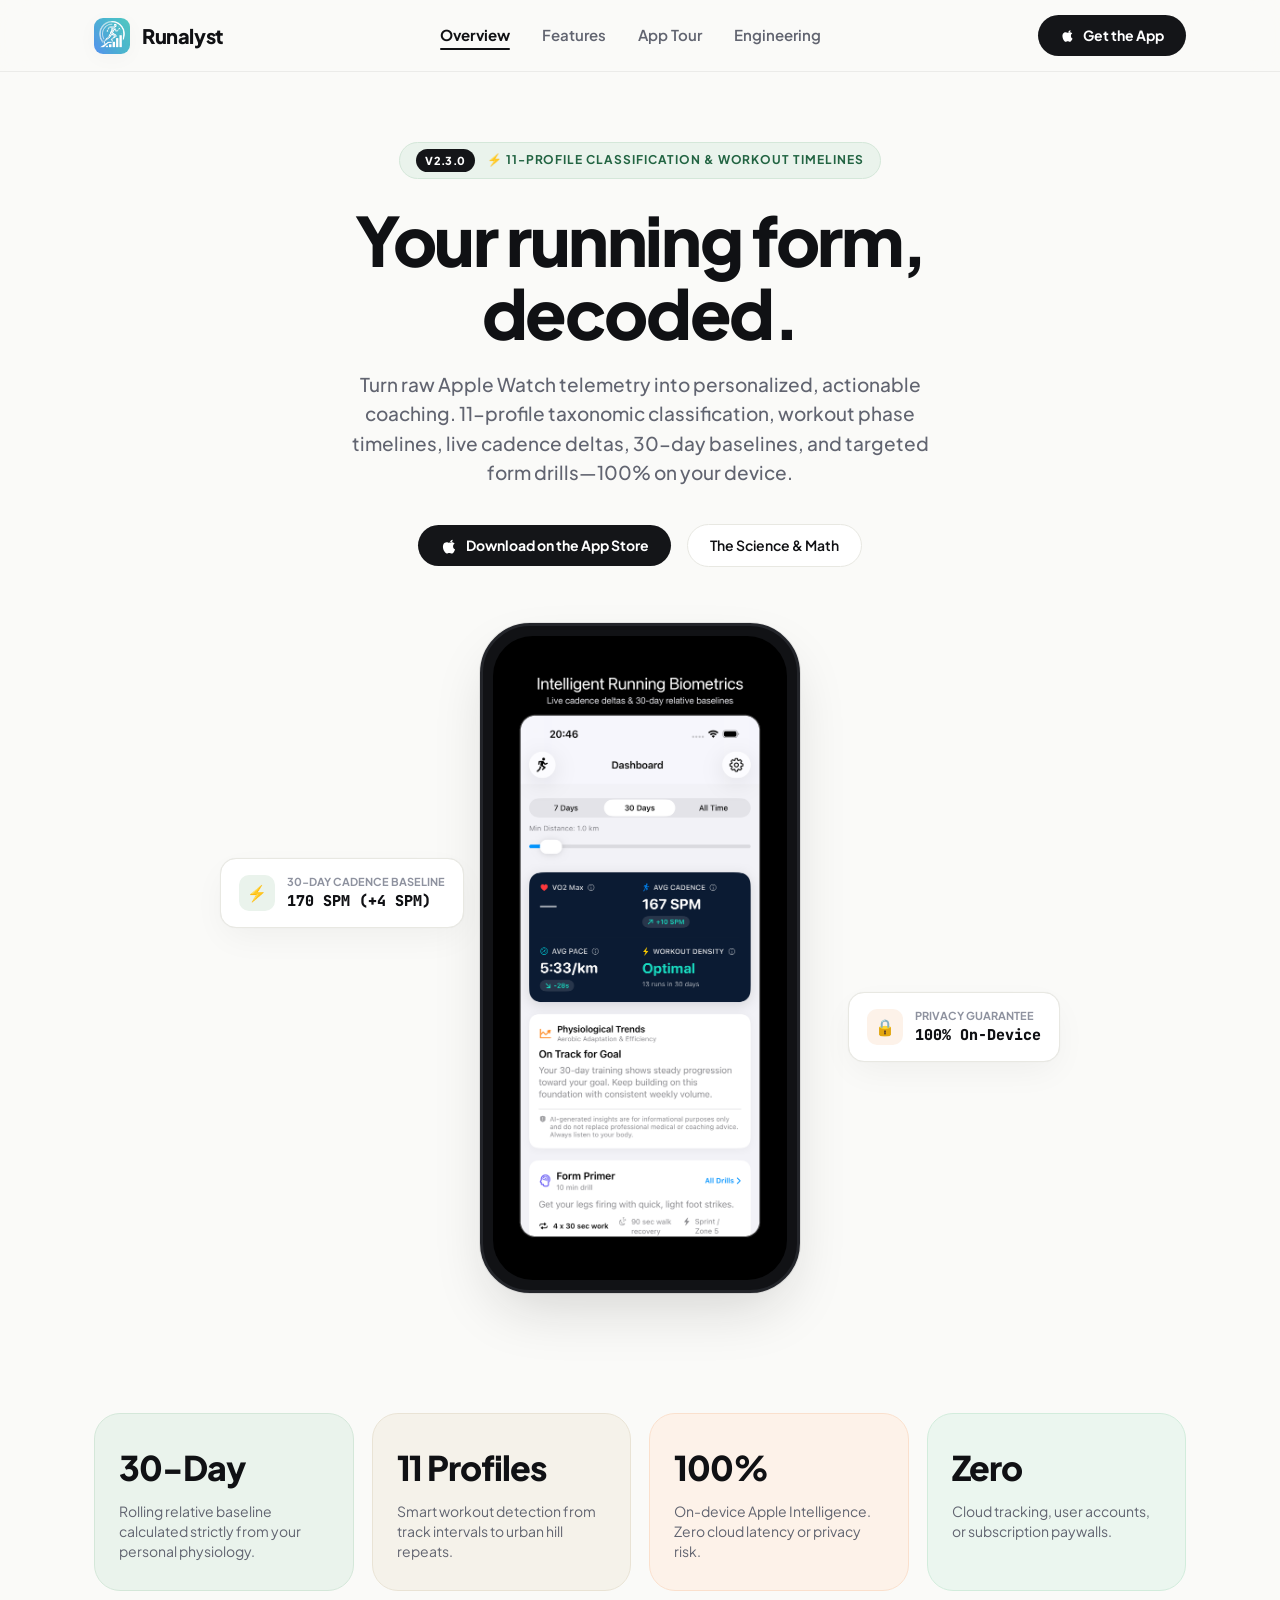
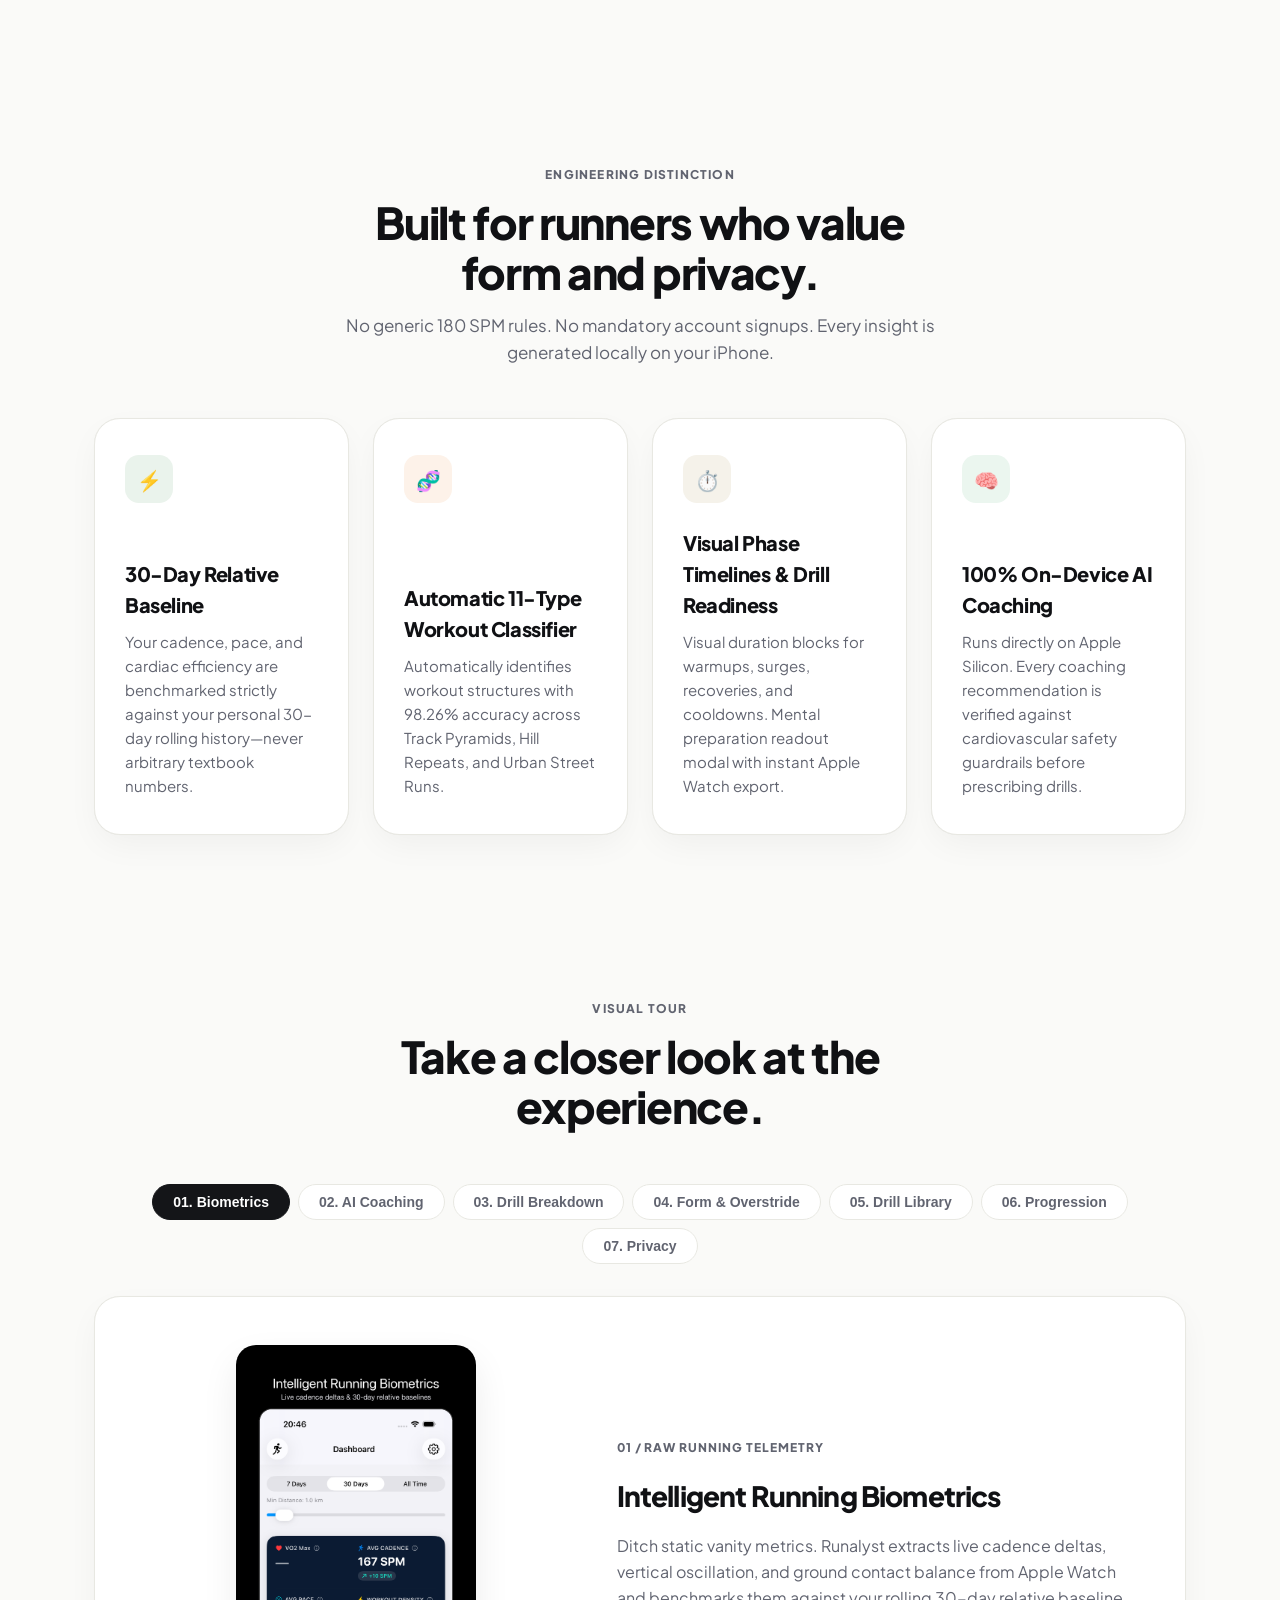
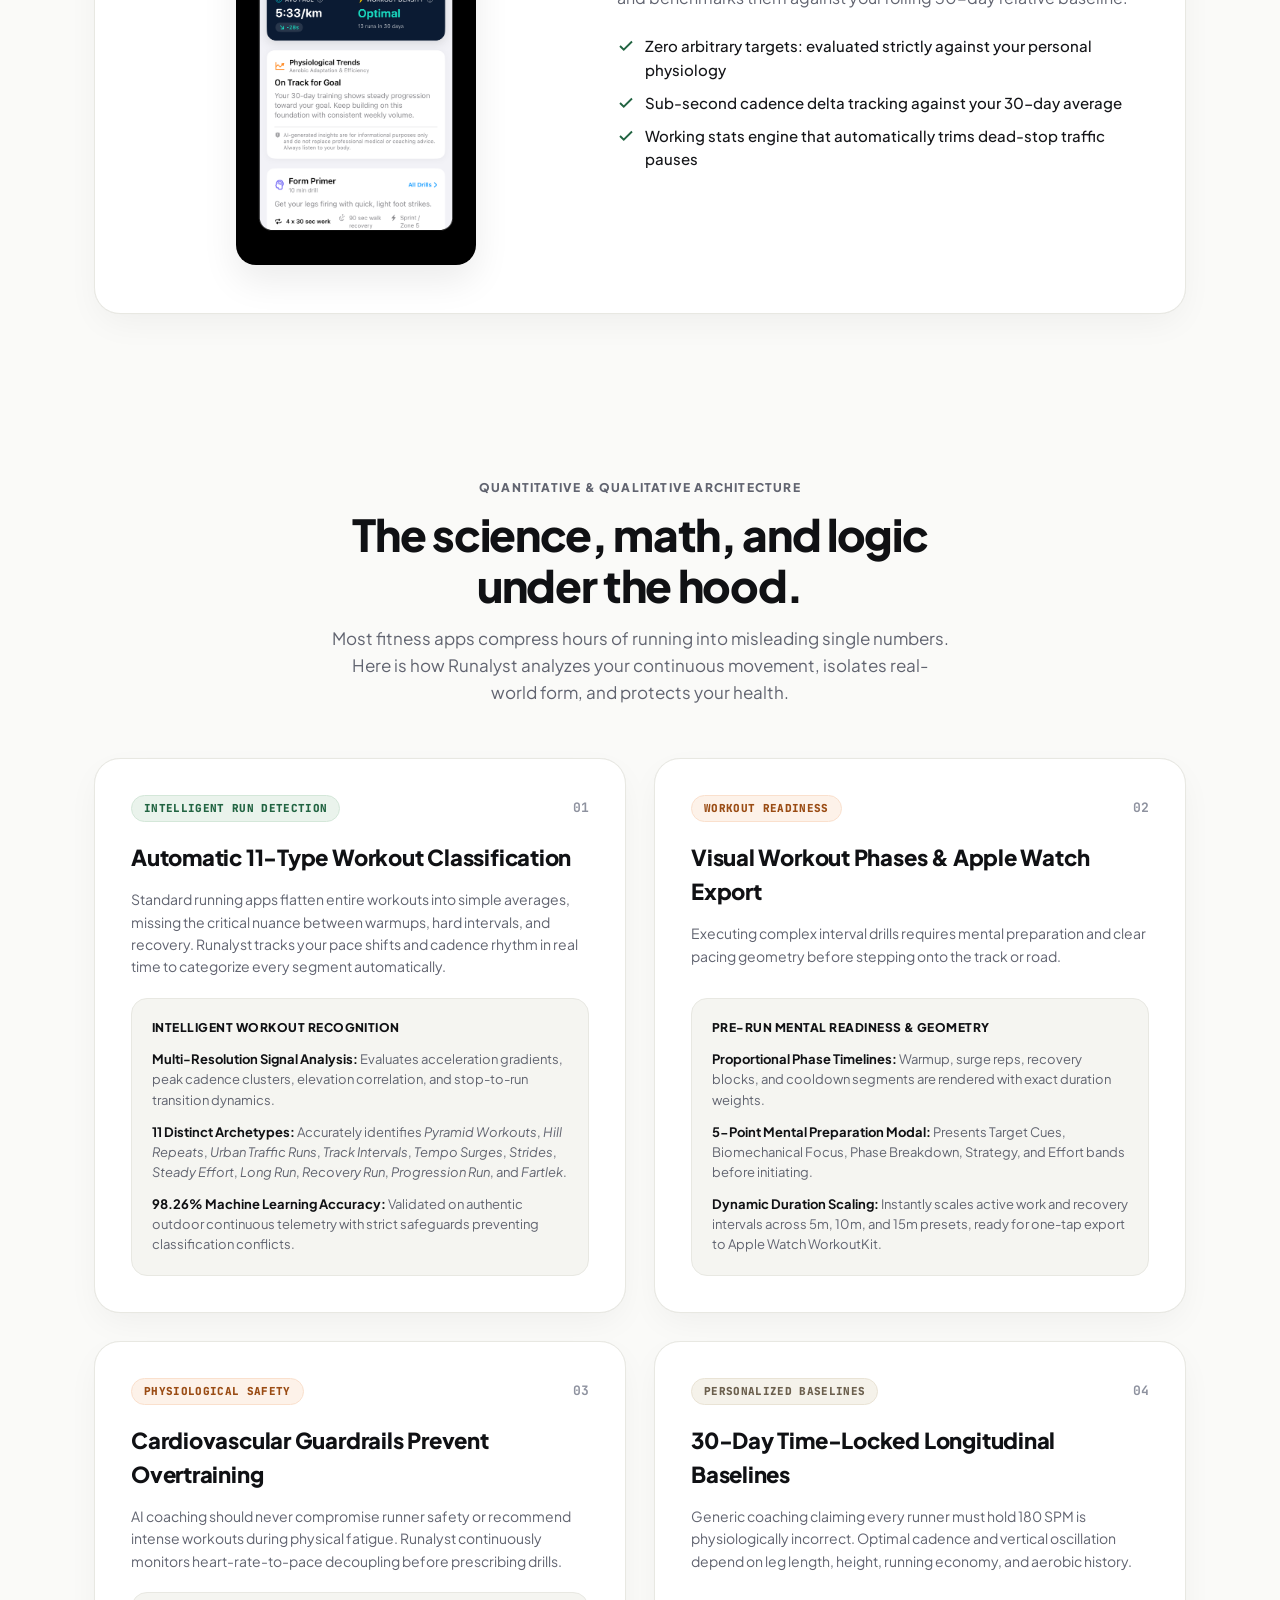
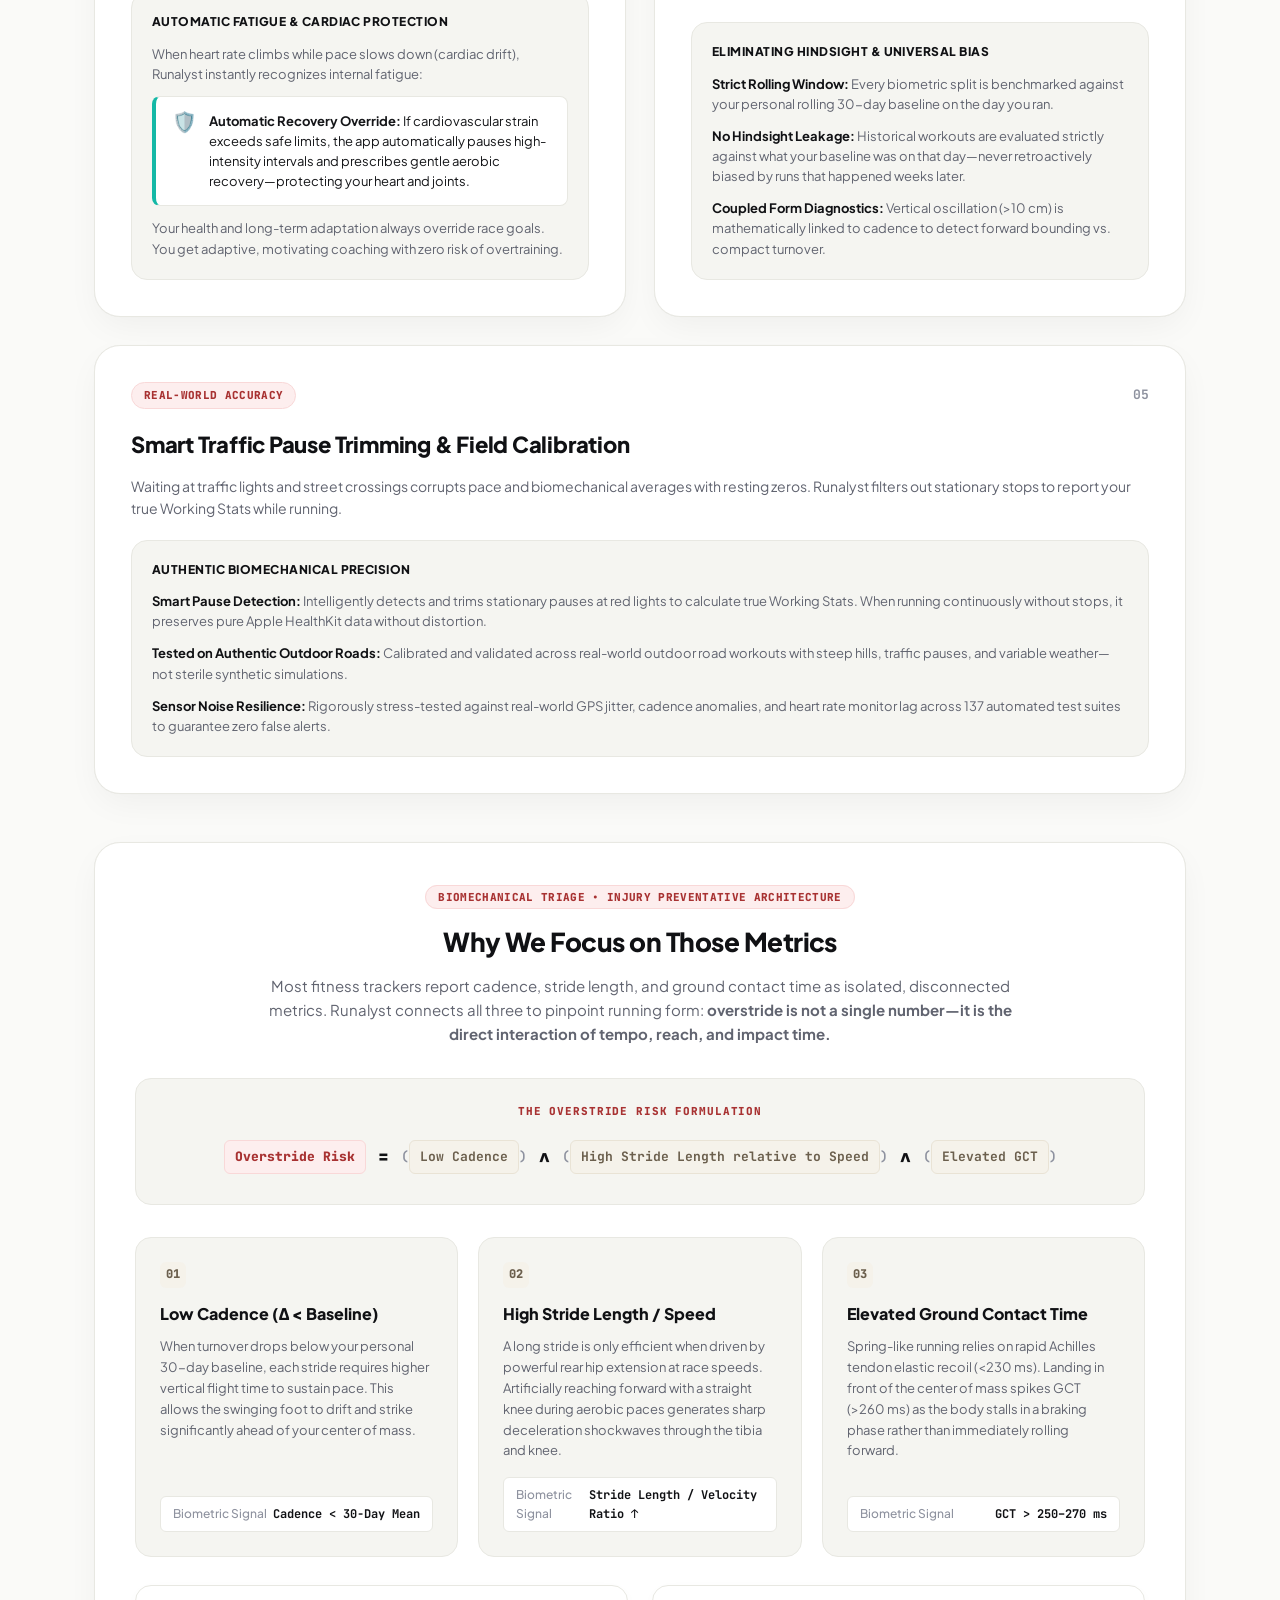
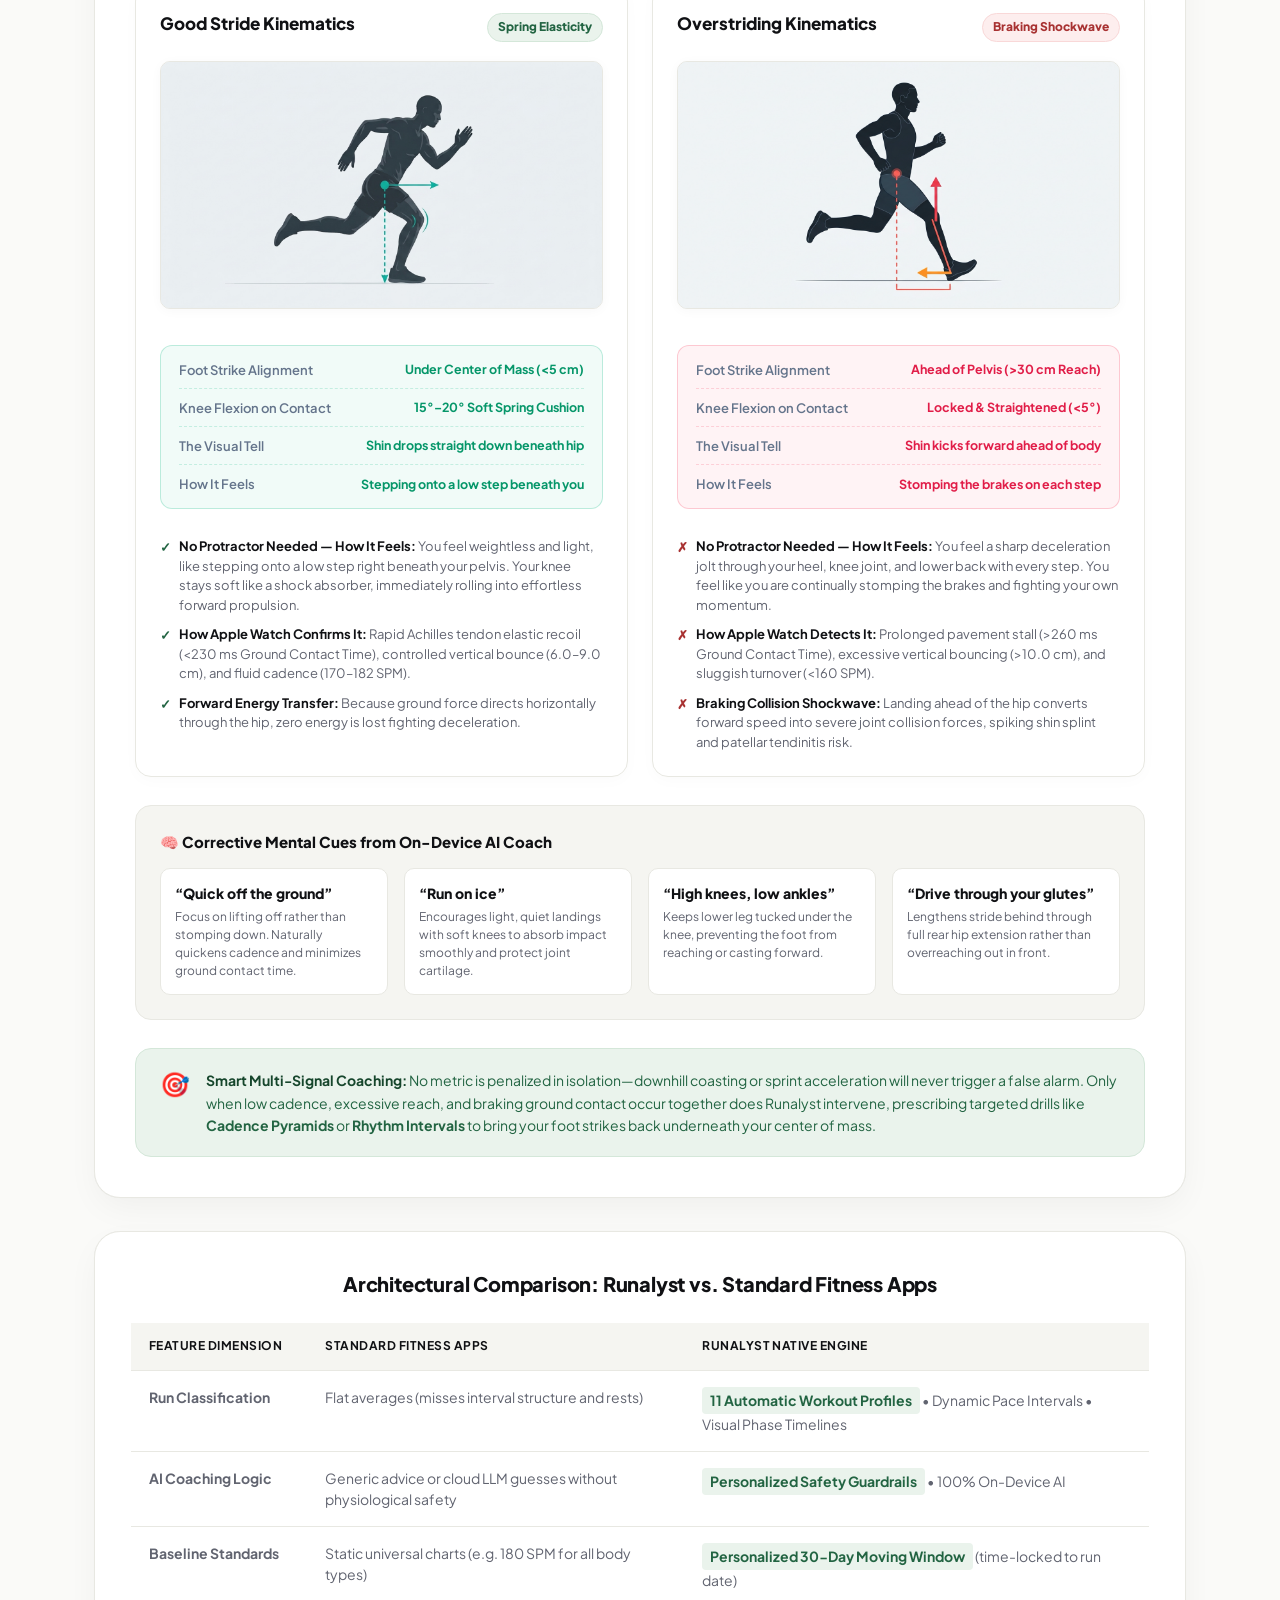
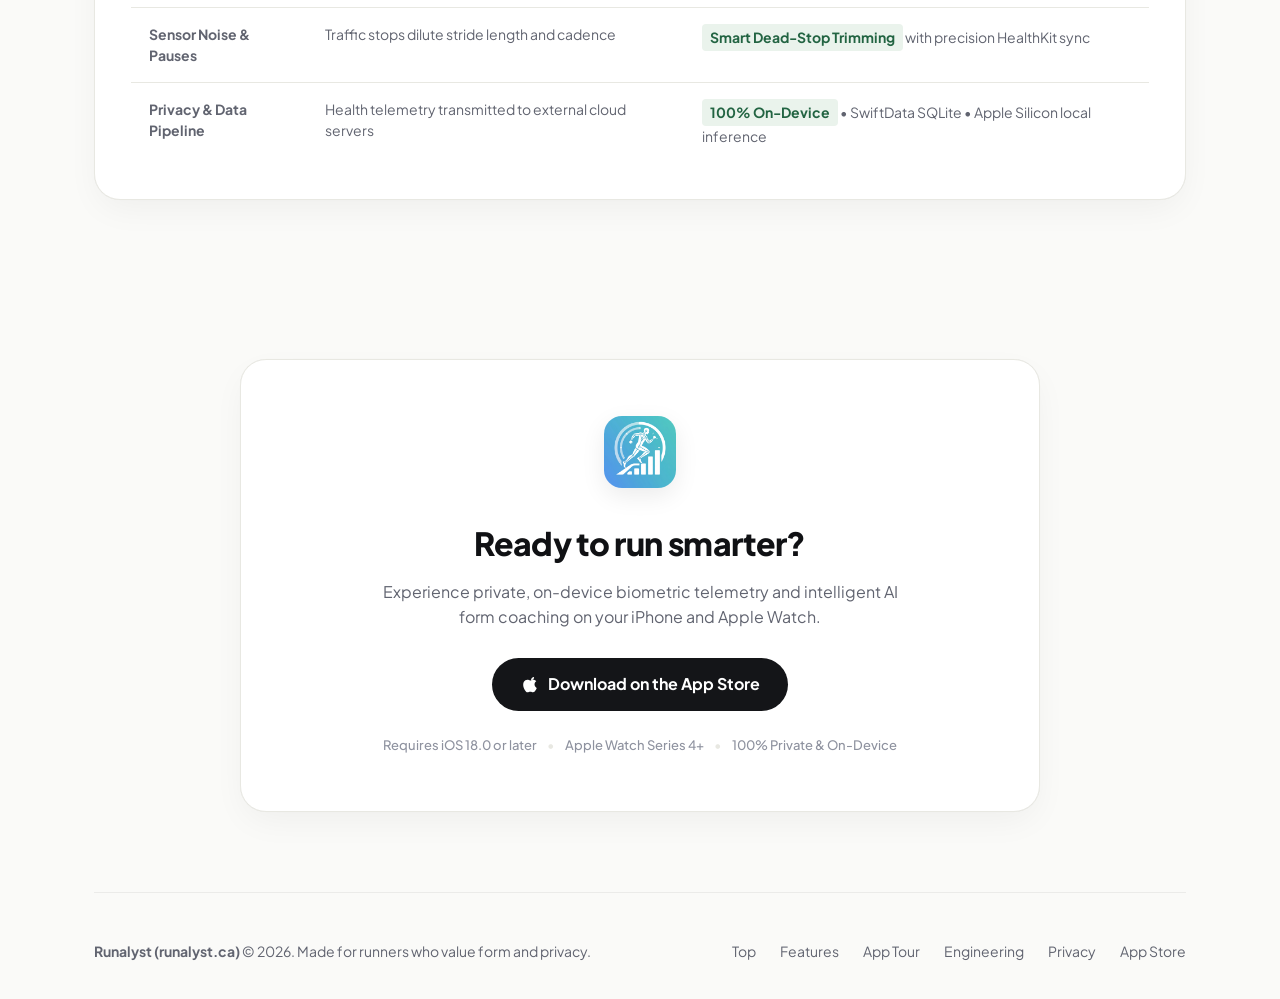
<file: website/index.html>
<!DOCTYPE html>
<html lang="en">
<head>
  <meta charset="UTF-8">
  <meta name="viewport" content="width=device-width, initial-scale=1.0">
  <title>Runalyst — Your running form, decoded.</title>
  <meta name="description" content="Turn raw Apple Watch running telemetry into personalized coaching. 11-profile taxonomic classification, workout phase timelines, live cadence deltas, 30-day baselines, and targeted form drills on iPhone.">
  <meta name="keywords" content="running coach, Apple Watch running app, running biometrics, cadence, vertical oscillation, ground contact time, SwiftData, on-device AI, runalyst.ca">
  
  <!-- SEO & Canonical -->
  <link rel="canonical" href="https://runalyst.ca/">
  <meta name="robots" content="index, follow">
  <meta name="author" content="Runalyst">
  
  <!-- Open Graph / Social Meta -->
  <meta property="og:type" content="website">
  <meta property="og:url" content="https://runalyst.ca/">
  <meta property="og:title" content="Runalyst — Your running form, decoded.">
  <meta property="og:description" content="Turn raw Apple Watch running telemetry into personalized coaching. 100% on device, zero cloud tracking.">
  <meta property="og:image" content="https://runalyst.ca/assets/images/og_preview.png">
  <meta property="og:image:width" content="1200">
  <meta property="og:image:height" content="630">

  <!-- Twitter Card -->
  <meta name="twitter:card" content="summary_large_image">
  <meta name="twitter:title" content="Runalyst — Your running form, decoded.">
  <meta name="twitter:description" content="Turn raw Apple Watch running telemetry into personalized coaching. 100% on device, zero cloud tracking.">
  <meta name="twitter:image" content="https://runalyst.ca/assets/images/og_preview.png">
  
  <!-- Favicon -->
  <meta name="theme-color" content="#fafaf8">
  <link rel="icon" type="image/png" href="favicon.png">
  <link rel="apple-touch-icon" href="assets/images/app_icon.png">
  <link rel="stylesheet" href="styles.css?v=2.3.1">
</head>
<body>

  <!-- ====================================================================
       SITE HEADER
       ==================================================================== -->
  <header class="site-header">
    <div class="container header-inner">
      <a href="#" class="brand-wrap">
        <img src="assets/images/app_icon.png" alt="Runalyst Icon" class="brand-icon">
        <span class="brand-name">Runalyst</span>
      </a>

      <nav aria-label="Main Navigation">
        <ul class="nav-links">
          <li><a href="#hero" class="nav-link">Overview</a></li>
          <li><a href="#features" class="nav-link">Features</a></li>
          <li><a href="#showcase" class="nav-link">App Tour</a></li>
          <li><a href="#engineering" class="nav-link">Engineering</a></li>
        </ul>
      </nav>

      <div class="header-action-group">
        <a href="https://apps.apple.com/ca/app/runalyst/id6801875079" target="_blank" rel="noopener noreferrer" class="btn-dark-pill">
          <svg width="15" height="15" viewBox="0 0 24 24" fill="currentColor">
            <path d="M18.71 19.5c-.83 1.24-1.71 2.45-3.05 2.47-1.34.03-1.77-.79-3.29-.79-1.53 0-2 .77-3.27.82-1.31.05-2.3-1.32-3.14-2.53C4.25 17 2.94 12.45 4.7 9.39c.87-1.52 2.43-2.48 4.12-2.51 1.28-.02 2.5.87 3.29.87.78 0 2.26-1.07 3.81-.91.65.03 2.47.26 3.64 1.98-.09.06-2.17 1.28-2.15 3.81.03 3.02 2.65 4.03 2.68 4.04-.03.07-.42 1.44-1.38 2.83M15.97 6.37c.62-.75 1.04-1.8 0.93-2.85-.9.04-2 0.6-2.65 1.35-.58.66-1.09 1.73-.95 2.76 1.01.08 2.05-.51 2.67-1.26z"/>
          </svg>
          Get the App
        </a>
        <button class="mobile-menu-toggle" id="mobile-toggle" aria-label="Toggle navigation menu" aria-expanded="false">
          <span class="hamburger-bar"></span>
          <span class="hamburger-bar"></span>
          <span class="hamburger-bar"></span>
        </button>
      </div>
    </div>
  </header>

  <!-- Mobile Nav Drawer -->
  <div class="mobile-nav-drawer" id="mobile-drawer" aria-hidden="true">
    <div class="mobile-drawer-content">
      <ul class="mobile-nav-links">
        <li><a href="#hero" class="mobile-nav-link">Overview</a></li>
        <li><a href="#features" class="mobile-nav-link">Features</a></li>
        <li><a href="#showcase" class="mobile-nav-link">App Tour</a></li>
        <li><a href="#engineering" class="mobile-nav-link">Engineering</a></li>
        <li><a href="privacy.html" class="mobile-nav-link">Privacy Policy</a></li>
        <li class="mobile-drawer-cta">
          <a href="https://apps.apple.com/ca/app/runalyst/id6801875079" target="_blank" rel="noopener noreferrer" class="btn-dark-pill" style="width: 100%; justify-content: center;">
            Get the App
          </a>
        </li>
      </ul>
    </div>
  </div>

  <main class="container">
    <!-- ====================================================================
         HERO SECTION (App is the Central Focus)
         ==================================================================== -->
    <section class="hero-section" id="hero">
      <div class="hero-tag">
        <span class="hero-version-pill">v2.3.0</span>
        <span>⚡ 11-Profile Classification &amp; Workout Timelines</span>
      </div>

      <h1 class="hero-title">
        Your running form, decoded.
      </h1>

      <p class="hero-subtitle">
        Turn raw Apple Watch telemetry into personalized, actionable coaching. 11-profile taxonomic classification, workout phase timelines, live cadence deltas, 30-day baselines, and targeted form drills—100% on your device.
      </p>

      <div class="hero-cta-row">
        <a href="https://apps.apple.com/ca/app/runalyst/id6801875079" target="_blank" rel="noopener noreferrer" class="btn-dark-pill">
          <svg width="18" height="18" viewBox="0 0 24 24" fill="currentColor">
            <path d="M18.71 19.5c-.83 1.24-1.71 2.45-3.05 2.47-1.34.03-1.77-.79-3.29-.79-1.53 0-2 .77-3.27.82-1.31.05-2.3-1.32-3.14-2.53C4.25 17 2.94 12.45 4.7 9.39c.87-1.52 2.43-2.48 4.12-2.51 1.28-.02 2.5.87 3.29.87.78 0 2.26-1.07 3.81-.91.65.03 2.47.26 3.64 1.98-.09.06-2.17 1.28-2.15 3.81.03 3.02 2.65 4.03 2.68 4.04-.03.07-.42 1.44-1.38 2.83M15.97 6.37c.62-.75 1.04-1.8 0.93-2.85-.9.04-2 0.6-2.65 1.35-.58.66-1.09 1.73-.95 2.76 1.01.08 2.05-.51 2.67-1.26z"/>
          </svg>
          Download on the App Store
        </a>
        <a href="#engineering" class="btn-outline-pill">The Science &amp; Math</a>
      </div>

      <!-- Hero App Stage: Central Phone Showcase -->
      <div class="hero-app-stage">
        <!-- Floating Context Chip Left (Pastel Sage) -->
        <div class="floating-chip chip-left">
          <div class="chip-icon-box" style="background: var(--pastel-sage-bg); color: var(--pastel-sage-text);">⚡</div>
          <div>
            <div class="chip-label">30-Day Cadence Baseline</div>
            <div class="chip-value">170 SPM (+4 SPM)</div>
          </div>
        </div>

        <!-- Central iPhone Mockup Running Real App Preview Video -->
        <div class="phone-device-wrap">
          <div class="phone-inner-screen">
            <video class="phone-screen-video" autoplay loop muted playsinline poster="assets/images/01_Intelligent_Biometrics.png" id="hero-app-video">
              <source src="assets/videos/app_tour_web.mp4" type="video/mp4">
            </video>
          </div>
        </div>

        <!-- Floating Context Chip Right (Pastel Peach) -->
        <div class="floating-chip chip-right">
          <div class="chip-icon-box" style="background: var(--pastel-peach-bg); color: var(--pastel-peach-text);">🔒</div>
          <div>
            <div class="chip-label">Privacy Guarantee</div>
            <div class="chip-value">100% On-Device</div>
          </div>
        </div>
      </div>
    </section>

    <!-- ====================================================================
         METRICS RIBBON (Soft Pastel Cards)
         ==================================================================== -->
    <div class="ribbon-grid fade-in-section">
      <div class="ribbon-box ribbon-sage">
        <span class="ribbon-num">30-Day</span>
        <span class="ribbon-caption">Rolling relative baseline calculated strictly from your personal physiology.</span>
      </div>

      <div class="ribbon-box ribbon-sand">
        <span class="ribbon-num">11 Profiles</span>
        <span class="ribbon-caption">Smart workout detection from track intervals to urban hill repeats.</span>
      </div>

      <div class="ribbon-box ribbon-peach">
        <span class="ribbon-num">100%</span>
        <span class="ribbon-caption">On-device Apple Intelligence. Zero cloud latency or privacy risk.</span>
      </div>

      <div class="ribbon-box ribbon-mint">
        <span class="ribbon-num">Zero</span>
        <span class="ribbon-caption">Cloud tracking, user accounts, or subscription paywalls.</span>
      </div>
    </div>

    <!-- ====================================================================
         FEATURES SECTION (Clean White Cards)
         ==================================================================== -->
    <section class="section" id="features">
      <div class="section-head">
        <span class="section-badge">ENGINEERING DISTINCTION</span>
        <h2 class="section-title">Built for runners who value form and privacy.</h2>
        <p class="section-desc">No generic 180 SPM rules. No mandatory account signups. Every insight is generated locally on your iPhone.</p>
      </div>

      <div class="cards-grid fade-in-section">
        <div class="clean-card">
          <div class="card-icon" style="background: var(--pastel-sage-bg); color: var(--pastel-sage-text);">⚡</div>
          <div>
            <h3>30-Day Relative Baseline</h3>
            <p>Your cadence, pace, and cardiac efficiency are benchmarked strictly against your personal 30-day rolling history—never arbitrary textbook numbers.</p>
          </div>
        </div>

        <div class="clean-card">
          <div class="card-icon" style="background: var(--pastel-peach-bg); color: var(--pastel-peach-text);">🧬</div>
          <div>
            <h3>Automatic 11-Type Workout Classifier</h3>
            <p>Automatically identifies workout structures with 98.26% accuracy across Track Pyramids, Hill Repeats, and Urban Street Runs.</p>
          </div>
        </div>

        <div class="clean-card">
          <div class="card-icon" style="background: var(--pastel-sand-bg); color: var(--pastel-sand-text);">⏱️</div>
          <div>
            <h3>Visual Phase Timelines &amp; Drill Readiness</h3>
            <p>Visual duration blocks for warmups, surges, recoveries, and cooldowns. Mental preparation readout modal with instant Apple Watch export.</p>
          </div>
        </div>

        <div class="clean-card">
          <div class="card-icon" style="background: var(--pastel-mint-bg); color: var(--pastel-mint-text);">🧠</div>
          <div>
            <h3>100% On-Device AI Coaching</h3>
            <p>Runs directly on Apple Silicon. Every coaching recommendation is verified against cardiovascular safety guardrails before prescribing drills.</p>
          </div>
        </div>
      </div>
    </section>

    <!-- ====================================================================
         APP STORE SHOWCASE (Clean Off-White Presentation)
         ==================================================================== -->
    <section class="section" id="showcase">
      <div class="section-head">
        <span class="section-badge">VISUAL TOUR</span>
        <h2 class="section-title">Take a closer look at the experience.</h2>
      </div>

      <div class="showcase-stage-wrap fade-in-section">
        <div class="showcase-tab-bar" role="tablist">
          <button class="tab-pill active" data-tab="biometrics" role="tab" id="tab-biometrics">01. Biometrics</button>
          <button class="tab-pill" data-tab="coaching" role="tab" id="tab-coaching">02. AI Coaching</button>
          <button class="tab-pill" data-tab="drills" role="tab" id="tab-drills">03. Drill Breakdown</button>
          <button class="tab-pill" data-tab="biomechanics" role="tab" id="tab-biomechanics">04. Form &amp; Overstride</button>
          <button class="tab-pill" data-tab="catalog" role="tab" id="tab-catalog">05. Drill Library</button>
          <button class="tab-pill" data-tab="progression" role="tab" id="tab-progression">06. Progression</button>
          <button class="tab-pill" data-tab="privacy" role="tab" id="tab-privacy">07. Privacy</button>
        </div>

        <div class="showcase-display-card">
          <img src="assets/images/01_Intelligent_Biometrics.png" alt="Runalyst Biometrics Preview" class="showcase-card-img" id="showcase-main-img">

          <div class="showcase-info-col">
            <span class="showcase-badge" id="showcase-badge">01 / RAW RUNNING TELEMETRY</span>
            <h3 id="showcase-title">Intelligent Running Biometrics</h3>
            <p id="showcase-desc">
              Ditch static vanity metrics. Runalyst extracts live cadence deltas, vertical oscillation, and ground contact balance from Apple Watch and benchmarks them against your rolling 30-day relative baseline.
            </p>

            <ul class="showcase-list">
              <li>
                <svg width="18" height="18" viewBox="0 0 24 24" fill="none" stroke="currentColor" stroke-width="2.5"><polyline points="20 6 9 17 4 12"></polyline></svg>
                <span id="showcase-b1">Zero arbitrary targets: evaluated strictly against your personal physiology</span>
              </li>
              <li>
                <svg width="18" height="18" viewBox="0 0 24 24" fill="none" stroke="currentColor" stroke-width="2.5"><polyline points="20 6 9 17 4 12"></polyline></svg>
                <span id="showcase-b2">Sub-second cadence delta tracking against your 30-day average</span>
              </li>
              <li>
                <svg width="18" height="18" viewBox="0 0 24 24" fill="none" stroke="currentColor" stroke-width="2.5"><polyline points="20 6 9 17 4 12"></polyline></svg>
                <span id="showcase-b3">Working stats engine that automatically trims dead-stop traffic pauses</span>
              </li>
            </ul>
          </div>
        </div>
      </div>
    </section>

    <!-- ====================================================================
         QUANTITATIVE & QUALITATIVE ENGINEERING SECTION
         ==================================================================== -->
    <section class="section" id="engineering">
      <div class="section-head">
        <span class="section-badge">QUANTITATIVE &amp; QUALITATIVE ARCHITECTURE</span>
        <h2 class="section-title">The science, math, and logic under the hood.</h2>
        <p class="section-desc">
          Most fitness apps compress hours of running into misleading single numbers. Here is how Runalyst analyzes your continuous movement, isolates real-world form, and protects your health.
        </p>
      </div>

      <div class="eng-grid fade-in-section">
        <!-- Card 1: Automatic 11-Type Workout Classification -->
        <div class="eng-card">
          <div class="eng-card-top">
            <span class="eng-tag pastel-sage">INTELLIGENT RUN DETECTION</span>
            <span class="eng-step-num">01</span>
          </div>
          <h3 class="eng-title">Automatic 11-Type Workout Classification</h3>
          <p class="eng-summary">
            Standard running apps flatten entire workouts into simple averages, missing the critical nuance between warmups, hard intervals, and recovery. Runalyst tracks your pace shifts and cadence rhythm in real time to categorize every segment automatically.
          </p>

          <div class="eng-callout">
            <div class="eng-callout-title">Intelligent Workout Recognition</div>
            <ul class="eng-bullet-list">
              <li>
                <strong>Multi-Resolution Signal Analysis:</strong> Evaluates acceleration gradients, peak cadence clusters, elevation correlation, and stop-to-run transition dynamics.
              </li>
              <li>
                <strong>11 Distinct Archetypes:</strong> Accurately identifies <em>Pyramid Workouts</em>, <em>Hill Repeats</em>, <em>Urban Traffic Runs</em>, <em>Track Intervals</em>, <em>Tempo Surges</em>, <em>Strides</em>, <em>Steady Effort</em>, <em>Long Run</em>, <em>Recovery Run</em>, <em>Progression Run</em>, and <em>Fartlek</em>.
              </li>
              <li>
                <strong>98.26% Machine Learning Accuracy:</strong> Validated on authentic outdoor continuous telemetry with strict safeguards preventing classification conflicts.
              </li>
            </ul>
          </div>
        </div>

        <!-- Card 2: Visual Workout Phases & Apple Watch Export -->
        <div class="eng-card">
          <div class="eng-card-top">
            <span class="eng-tag pastel-peach">WORKOUT READINESS</span>
            <span class="eng-step-num">02</span>
          </div>
          <h3 class="eng-title">Visual Workout Phases &amp; Apple Watch Export</h3>
          <p class="eng-summary">
            Executing complex interval drills requires mental preparation and clear pacing geometry before stepping onto the track or road.
          </p>

          <div class="eng-callout">
            <div class="eng-callout-title">Pre-Run Mental Readiness &amp; Geometry</div>
            <ul class="eng-bullet-list">
              <li>
                <strong>Proportional Phase Timelines:</strong> Warmup, surge reps, recovery blocks, and cooldown segments are rendered with exact duration weights.
              </li>
              <li>
                <strong>5-Point Mental Preparation Modal:</strong> Presents Target Cues, Biomechanical Focus, Phase Breakdown, Strategy, and Effort bands before initiating.
              </li>
              <li>
                <strong>Dynamic Duration Scaling:</strong> Instantly scales active work and recovery intervals across 5m, 10m, and 15m presets, ready for one-tap export to Apple Watch WorkoutKit.
              </li>
            </ul>
          </div>
        </div>

        <!-- Card 3: Physiological Safety Guardrails -->
        <div class="eng-card">
          <div class="eng-card-top">
            <span class="eng-tag pastel-peach">PHYSIOLOGICAL SAFETY</span>
            <span class="eng-step-num">03</span>
          </div>
          <h3 class="eng-title">Cardiovascular Guardrails Prevent Overtraining</h3>
          <p class="eng-summary">
            AI coaching should never compromise runner safety or recommend intense workouts during physical fatigue. Runalyst continuously monitors heart-rate-to-pace decoupling before prescribing drills.
          </p>

          <div class="eng-callout">
            <div class="eng-callout-title">Automatic Fatigue &amp; Cardiac Protection</div>
            <p class="eng-desc-sm">
              When heart rate climbs while pace slows down (cardiac drift), Runalyst instantly recognizes internal fatigue:
            </p>
            <div class="eng-safety-highlight">
              <span class="eng-safety-icon">🛡️</span>
              <div class="eng-safety-text">
                <strong>Automatic Recovery Override:</strong> If cardiovascular strain exceeds safe limits, the app automatically pauses high-intensity intervals and prescribes gentle aerobic recovery—protecting your heart and joints.
              </div>
            </div>
            <p class="eng-desc-sm" style="margin-top: 8px;">
              Your health and long-term adaptation always override race goals. You get adaptive, motivating coaching with zero risk of overtraining.
            </p>
          </div>
        </div>

        <!-- Card 4: 30-Day Rolling Relative Baselines -->
        <div class="eng-card">
          <div class="eng-card-top">
            <span class="eng-tag pastel-sand">PERSONALIZED BASELINES</span>
            <span class="eng-step-num">04</span>
          </div>
          <h3 class="eng-title">30-Day Time-Locked Longitudinal Baselines</h3>
          <p class="eng-summary">
            Generic coaching claiming every runner must hold 180 SPM is physiologically incorrect. Optimal cadence and vertical oscillation depend on leg length, height, running economy, and aerobic history.
          </p>

          <div class="eng-callout">
            <div class="eng-callout-title">Eliminating Hindsight &amp; Universal Bias</div>
            <ul class="eng-bullet-list">
              <li>
                <strong>Strict Rolling Window:</strong> Every biometric split is benchmarked against your personal rolling 30-day baseline on the day you ran.
              </li>
              <li>
                <strong>No Hindsight Leakage:</strong> Historical workouts are evaluated strictly against what your baseline was on that day—never retroactively biased by runs that happened weeks later.
              </li>
              <li>
                <strong>Coupled Form Diagnostics:</strong> Vertical oscillation (&gt;10 cm) is mathematically linked to cadence to detect forward bounding vs. compact turnover.
              </li>
            </ul>
          </div>
        </div>

        <!-- Card 5: Working Stats & Test Veracity -->
        <div class="eng-card span-2">
          <div class="eng-card-top">
            <span class="eng-tag pastel-coral">REAL-WORLD ACCURACY</span>
            <span class="eng-step-num">05</span>
          </div>
          <h3 class="eng-title">Smart Traffic Pause Trimming &amp; Field Calibration</h3>
          <p class="eng-summary">
            Waiting at traffic lights and street crossings corrupts pace and biomechanical averages with resting zeros. Runalyst filters out stationary stops to report your true Working Stats while running.
          </p>

          <div class="eng-callout">
            <div class="eng-callout-title">Authentic Biomechanical Precision</div>
            <ul class="eng-bullet-list">
              <li>
                <strong>Smart Pause Detection:</strong> Intelligently detects and trims stationary pauses at red lights to calculate true Working Stats. When running continuously without stops, it preserves pure Apple HealthKit data without distortion.
              </li>
              <li>
                <strong>Tested on Authentic Outdoor Roads:</strong> Calibrated and validated across real-world outdoor road workouts with steep hills, traffic pauses, and variable weather—not sterile synthetic simulations.
              </li>
              <li>
                <strong>Sensor Noise Resilience:</strong> Rigorously stress-tested against real-world GPS jitter, cadence anomalies, and heart rate monitor lag across 137 automated test suites to guarantee zero false alerts.
              </li>
            </ul>
          </div>
        </div>
      </div>

      <!-- ====================================================================
           WHY WE FOCUS ON THOSE METRICS (Biomechanical Overstride Formulation)
           ==================================================================== -->
      <div class="biomechanics-callout-card fade-in-section">
        <div class="biomechanics-header">
          <span class="eng-tag pastel-coral">BIOMECHANICAL TRIAGE &bull; INJURY PREVENTATIVE ARCHITECTURE</span>
          <h3 class="biomechanics-title">Why We Focus on Those Metrics</h3>
          <p class="biomechanics-subtitle">
            Most fitness trackers report cadence, stride length, and ground contact time as isolated, disconnected metrics. Runalyst connects all three to pinpoint running form: <strong>overstride is not a single number—it is the direct interaction of tempo, reach, and impact time.</strong>
          </p>
        </div>

        <!-- Formula Display Card -->
        <div class="biomechanics-formula-display">
          <div class="formula-caption">THE OVERSTRIDE RISK FORMULATION</div>
          <div class="formula-math-row">
            <span class="formula-group"><span class="formula-term formula-target">Overstride Risk</span></span>
            <span class="formula-symbol">=</span>
            <span class="formula-group"><span class="formula-bracket">(</span><span class="formula-term formula-part">Low Cadence</span><span class="formula-bracket">)</span></span>
            <span class="formula-symbol">&and;</span>
            <span class="formula-group"><span class="formula-bracket">(</span><span class="formula-term formula-part">High Stride Length relative to Speed</span><span class="formula-bracket">)</span></span>
            <span class="formula-symbol">&and;</span>
            <span class="formula-group"><span class="formula-bracket">(</span><span class="formula-term formula-part">Elevated GCT</span><span class="formula-bracket">)</span></span>
          </div>
        </div>

        <!-- 3 Pillars Grid -->
        <div class="biomechanics-pillars-grid">
          <div class="bio-pillar-card">
            <div class="bio-pillar-num">01</div>
            <h4 class="bio-pillar-title">Low Cadence (&Delta; &lt; Baseline)</h4>
            <p class="bio-pillar-body">
              When turnover drops below your personal 30-day baseline, each stride requires higher vertical flight time to sustain pace. This allows the swinging foot to drift and strike significantly ahead of your center of mass.
            </p>
            <div class="bio-pillar-metric">
              <span class="metric-label">Biometric Signal</span>
              <span class="metric-val">Cadence &lt; 30-Day Mean</span>
            </div>
          </div>

          <div class="bio-pillar-card">
            <div class="bio-pillar-num">02</div>
            <h4 class="bio-pillar-title">High Stride Length / Speed</h4>
            <p class="bio-pillar-body">
              A long stride is only efficient when driven by powerful rear hip extension at race speeds. Artificially reaching forward with a straight knee during aerobic paces generates sharp deceleration shockwaves through the tibia and knee.
            </p>
            <div class="bio-pillar-metric">
              <span class="metric-label">Biometric Signal</span>
              <span class="metric-val">Stride Length / Velocity Ratio &uarr;</span>
            </div>
          </div>

          <div class="bio-pillar-card">
            <div class="bio-pillar-num">03</div>
            <h4 class="bio-pillar-title">Elevated Ground Contact Time</h4>
            <p class="bio-pillar-body">
              Spring-like running relies on rapid Achilles tendon elastic recoil (&lt;230 ms). Landing in front of the center of mass spikes GCT (&gt;260 ms) as the body stalls in a braking phase rather than immediately rolling forward.
            </p>
            <div class="bio-pillar-metric">
              <span class="metric-label">Biometric Signal</span>
              <span class="metric-val">GCT &gt; 250–270 ms</span>
            </div>
          </div>
        </div>

                        <!-- Kinematic Sports-Science Comparison -->
        <div class="illustration-comparison-grid">
          <!-- Good Stride Card -->
          <div class="illustration-card">
            <div class="illustration-card-header">
              <span class="illustration-card-title">Good Stride Kinematics</span>
              <span class="illustration-badge good">Spring Elasticity</span>
            </div>
            
            <!-- Biomechanical Athletic Kinematic Illustration -->
            <div class="illustration-img-wrap">
              <img src="assets/images/good_stride_illustration.png" alt="Optimal Running Stride Kinematics — Foot lands beneath pelvis center of mass with flexed knee spring" class="illustration-img" width="1376" height="768" loading="lazy">
            </div>

            <div class="kinematic-summary-box good" style="display: flex; flex-direction: column; gap: 9px; background: rgba(16, 185, 129, 0.06); border: 1px solid rgba(16, 185, 129, 0.24); border-radius: 12px; padding: 14px 18px; margin: 16px 0 20px 0;">
              <div class="summary-stat-row" style="display: flex; justify-content: space-between; align-items: center; font-size: 13px; padding-bottom: 8px; border-bottom: 1px dashed rgba(16, 185, 129, 0.2);">
                <span class="stat-k" style="color: #64748b; font-weight: 600;">Foot Strike Alignment</span>
                <span class="stat-v good" style="color: #059669; font-weight: 700;">Under Center of Mass (&lt;5 cm)</span>
              </div>
              <div class="summary-stat-row" style="display: flex; justify-content: space-between; align-items: center; font-size: 13px; padding-bottom: 8px; border-bottom: 1px dashed rgba(16, 185, 129, 0.2);">
                <span class="stat-k" style="color: #64748b; font-weight: 600;">Knee Flexion on Contact</span>
                <span class="stat-v good" style="color: #059669; font-weight: 700;">15°–20° Soft Spring Cushion</span>
              </div>
              <div class="summary-stat-row" style="display: flex; justify-content: space-between; align-items: center; font-size: 13px; padding-bottom: 8px; border-bottom: 1px dashed rgba(16, 185, 129, 0.2);">
                <span class="stat-k" style="color: #64748b; font-weight: 600;">The Visual Tell</span>
                <span class="stat-v good" style="color: #059669; font-weight: 700;">Shin drops straight down beneath hip</span>
              </div>
              <div class="summary-stat-row" style="display: flex; justify-content: space-between; align-items: center; font-size: 13px; border-bottom: none;">
                <span class="stat-k" style="color: #64748b; font-weight: 600;">How It Feels</span>
                <span class="stat-v good" style="color: #059669; font-weight: 700;">Stepping onto a low step beneath you</span>
              </div>
            </div>

            <ul class="illustration-points">
              <li>
                <span class="point-icon good">✓</span>
                <div><strong>No Protractor Needed — How It Feels:</strong> You feel weightless and light, like stepping onto a low step right beneath your pelvis. Your knee stays soft like a shock absorber, immediately rolling into effortless forward propulsion.</div>
              </li>
              <li>
                <span class="point-icon good">✓</span>
                <div><strong>How Apple Watch Confirms It:</strong> Rapid Achilles tendon elastic recoil (&lt;230 ms Ground Contact Time), controlled vertical bounce (6.0–9.0 cm), and fluid cadence (170–182 SPM).</div>
              </li>
              <li>
                <span class="point-icon good">✓</span>
                <div><strong>Forward Energy Transfer:</strong> Because ground force directs horizontally through the hip, zero energy is lost fighting deceleration.</div>
              </li>
            </ul>
          </div>

          <!-- Overstride Card -->
          <div class="illustration-card">
            <div class="illustration-card-header">
              <span class="illustration-card-title">Overstriding Kinematics</span>
              <span class="illustration-badge overstride">Braking Shockwave</span>
            </div>

            <!-- Biomechanical Athletic Kinematic Illustration -->
            <div class="illustration-img-wrap">
              <img src="assets/images/overstride_illustration.png" alt="Overstriding Biomechanics — Foot reaches ahead with locked knee creating braking shockwave" class="illustration-img" width="1376" height="768" loading="lazy">
            </div>

            <div class="kinematic-summary-box overstride" style="display: flex; flex-direction: column; gap: 9px; background: rgba(244, 63, 94, 0.06); border: 1px solid rgba(244, 63, 94, 0.24); border-radius: 12px; padding: 14px 18px; margin: 16px 0 20px 0;">
              <div class="summary-stat-row" style="display: flex; justify-content: space-between; align-items: center; font-size: 13px; padding-bottom: 8px; border-bottom: 1px dashed rgba(244, 63, 94, 0.2);">
                <span class="stat-k" style="color: #64748b; font-weight: 600;">Foot Strike Alignment</span>
                <span class="stat-v overstride" style="color: #e11d48; font-weight: 700;">Ahead of Pelvis (&gt;30 cm Reach)</span>
              </div>
              <div class="summary-stat-row" style="display: flex; justify-content: space-between; align-items: center; font-size: 13px; padding-bottom: 8px; border-bottom: 1px dashed rgba(244, 63, 94, 0.2);">
                <span class="stat-k" style="color: #64748b; font-weight: 600;">Knee Flexion on Contact</span>
                <span class="stat-v overstride" style="color: #e11d48; font-weight: 700;">Locked &amp; Straightened (&lt;5°)</span>
              </div>
              <div class="summary-stat-row" style="display: flex; justify-content: space-between; align-items: center; font-size: 13px; padding-bottom: 8px; border-bottom: 1px dashed rgba(244, 63, 94, 0.2);">
                <span class="stat-k" style="color: #64748b; font-weight: 600;">The Visual Tell</span>
                <span class="stat-v overstride" style="color: #e11d48; font-weight: 700;">Shin kicks forward ahead of body</span>
              </div>
              <div class="summary-stat-row" style="display: flex; justify-content: space-between; align-items: center; font-size: 13px; border-bottom: none;">
                <span class="stat-k" style="color: #64748b; font-weight: 600;">How It Feels</span>
                <span class="stat-v overstride" style="color: #e11d48; font-weight: 700;">Stomping the brakes on each step</span>
              </div>
            </div>

            <ul class="illustration-points">
              <li>
                <span class="point-icon bad">✗</span>
                <div><strong>No Protractor Needed — How It Feels:</strong> You feel a sharp deceleration jolt through your heel, knee joint, and lower back with every step. You feel like you are continually stomping the brakes and fighting your own momentum.</div>
              </li>
              <li>
                <span class="point-icon bad">✗</span>
                <div><strong>How Apple Watch Detects It:</strong> Prolonged pavement stall (&gt;260 ms Ground Contact Time), excessive vertical bouncing (&gt;10.0 cm), and sluggish turnover (&lt;160 SPM).</div>
              </li>
              <li>
                <span class="point-icon bad">✗</span>
                <div><strong>Braking Collision Shockwave:</strong> Landing ahead of the hip converts forward speed into severe joint collision forces, spiking shin splint and patellar tendinitis risk.</div>
              </li>
            </ul>
          </div>
        </div>

        <!-- Corrective Mental Coaching Cues Banner -->
        <div class="cues-banner">
          <div class="cues-title">
            <span>🧠 Corrective Mental Cues from On-Device AI Coach</span>
          </div>
          <div class="cues-grid">
            <div class="cue-card">
              <div class="cue-quote">“Quick off the ground”</div>
              <div class="cue-body">Focus on lifting off rather than stomping down. Naturally quickens cadence and minimizes ground contact time.</div>
            </div>
            <div class="cue-card">
              <div class="cue-quote">“Run on ice”</div>
              <div class="cue-body">Encourages light, quiet landings with soft knees to absorb impact smoothly and protect joint cartilage.</div>
            </div>
            <div class="cue-card">
              <div class="cue-quote">“High knees, low ankles”</div>
              <div class="cue-body">Keeps lower leg tucked under the knee, preventing the foot from reaching or casting forward.</div>
            </div>
            <div class="cue-card">
              <div class="cue-quote">“Drive through your glutes”</div>
              <div class="cue-body">Lengthens stride behind through full rear hip extension rather than overreaching out in front.</div>
            </div>
          </div>
        </div>

        <!-- Actionable Outcome Box -->
        <div class="biomechanics-action-box">
          <div class="action-box-icon">🎯</div>
          <div class="action-box-text">
            <strong>Smart Multi-Signal Coaching:</strong> No metric is penalized in isolation—downhill coasting or sprint acceleration will never trigger a false alarm. Only when low cadence, excessive reach, and braking ground contact occur together does Runalyst intervene, prescribing targeted drills like <em>Cadence Pyramids</em> or <em>Rhythm Intervals</em> to bring your foot strikes back underneath your center of mass.
          </div>
        </div>
      </div>

      <!-- Qualitative vs Quantitative Architecture Comparison Ribbon -->
      <div class="eng-comparison-wrap fade-in-section">
        <div class="comparison-header">
          <h3>Architectural Comparison: Runalyst vs. Standard Fitness Apps</h3>
        </div>
        <div class="comparison-table-wrap">
          <table class="comparison-table">
            <thead>
              <tr>
                <th>Feature Dimension</th>
                <th>Standard Fitness Apps</th>
                <th>Runalyst Native Engine</th>
              </tr>
            </thead>
            <tbody>
              <tr>
                <td><strong>Run Classification</strong></td>
                <td>Flat averages (misses interval structure and rests)</td>
                <td><span class="table-highlight">11 Automatic Workout Profiles</span> &bull; Dynamic Pace Intervals &bull; Visual Phase Timelines</td>
              </tr>
              <tr>
                <td><strong>AI Coaching Logic</strong></td>
                <td>Generic advice or cloud LLM guesses without physiological safety</td>
                <td><span class="table-highlight">Personalized Safety Guardrails</span> &bull; 100% On-Device AI</td>
              </tr>
              <tr>
                <td><strong>Baseline Standards</strong></td>
                <td>Static universal charts (e.g. 180 SPM for all body types)</td>
                <td><span class="table-highlight">Personalized 30-Day Moving Window</span> (time-locked to run date)</td>
              </tr>
              <tr>
                <td><strong>Sensor Noise &amp; Pauses</strong></td>
                <td>Traffic stops dilute stride length and cadence</td>
                <td><span class="table-highlight">Smart Dead-Stop Trimming</span> with precision HealthKit sync</td>
              </tr>
              <tr>
                <td><strong>Privacy &amp; Data Pipeline</strong></td>
                <td>Health telemetry transmitted to external cloud servers</td>
                <td><span class="table-highlight">100% On-Device</span> &bull; SwiftData SQLite &bull; Apple Silicon local inference</td>
              </tr>
            </tbody>
          </table>
        </div>
      </div>
    </section>

    <!-- ====================================================================
         APP STORE DOWNLOAD CTA
         ==================================================================== -->
    <section class="section" id="download">
      <div class="download-cta-card fade-in-section">
        <img src="assets/images/app_icon.png" alt="Runalyst Icon" class="cta-app-icon">
        <h2 class="cta-title">Ready to run smarter?</h2>
        <p class="cta-subtitle">
          Experience private, on-device biometric telemetry and intelligent AI form coaching on your iPhone and Apple Watch.
        </p>

        <div class="cta-actions">
          <a href="https://apps.apple.com/ca/app/runalyst/id6801875079" target="_blank" rel="noopener noreferrer" class="btn-dark-pill btn-large">
            <svg width="20" height="20" viewBox="0 0 24 24" fill="currentColor">
              <path d="M18.71 19.5c-.83 1.24-1.71 2.45-3.05 2.47-1.34.03-1.77-.79-3.29-.79-1.53 0-2 .77-3.27.82-1.31.05-2.3-1.32-3.14-2.53C4.25 17 2.94 12.45 4.7 9.39c.87-1.52 2.43-2.48 4.12-2.51 1.28-.02 2.5.87 3.29.87.78 0 2.26-1.07 3.81-.91.65.03 2.47.26 3.64 1.98-.09.06-2.17 1.28-2.15 3.81.03 3.02 2.65 4.03 2.68 4.04-.03.07-.42 1.44-1.38 2.83M15.97 6.37c.62-.75 1.04-1.8 0.93-2.85-.9.04-2 0.6-2.65 1.35-.58.66-1.09 1.73-.95 2.76 1.01.08 2.05-.51 2.67-1.26z"/>
            </svg>
            Download on the App Store
          </a>
        </div>

        <div class="cta-meta-row">
          <span>Requires iOS 18.0 or later</span>
          <span class="meta-dot">&bull;</span>
          <span>Apple Watch Series 4+</span>
          <span class="meta-dot">&bull;</span>
          <span>100% Private &amp; On-Device</span>
        </div>
      </div>
    </section>

    <!-- ====================================================================
         FOOTER
         ==================================================================== -->
    <footer class="site-footer">
      <div class="footer-inner">
        <div>
          <strong>Runalyst (runalyst.ca)</strong> &copy; 2026. Made for runners who value form and privacy.
        </div>

        <ul class="footer-nav">
          <li><a href="#hero">Top</a></li>
          <li><a href="#features">Features</a></li>
          <li><a href="#showcase">App Tour</a></li>
          <li><a href="#engineering">Engineering</a></li>
          <li><a href="privacy.html">Privacy</a></li>
          <li><a href="https://apps.apple.com/ca/app/runalyst/id6801875079" target="_blank" rel="noopener noreferrer">App Store</a></li>
        </ul>
      </div>
    </footer>
  </main>

  <script src="app.js"></script>
</body>
</html>
</file>
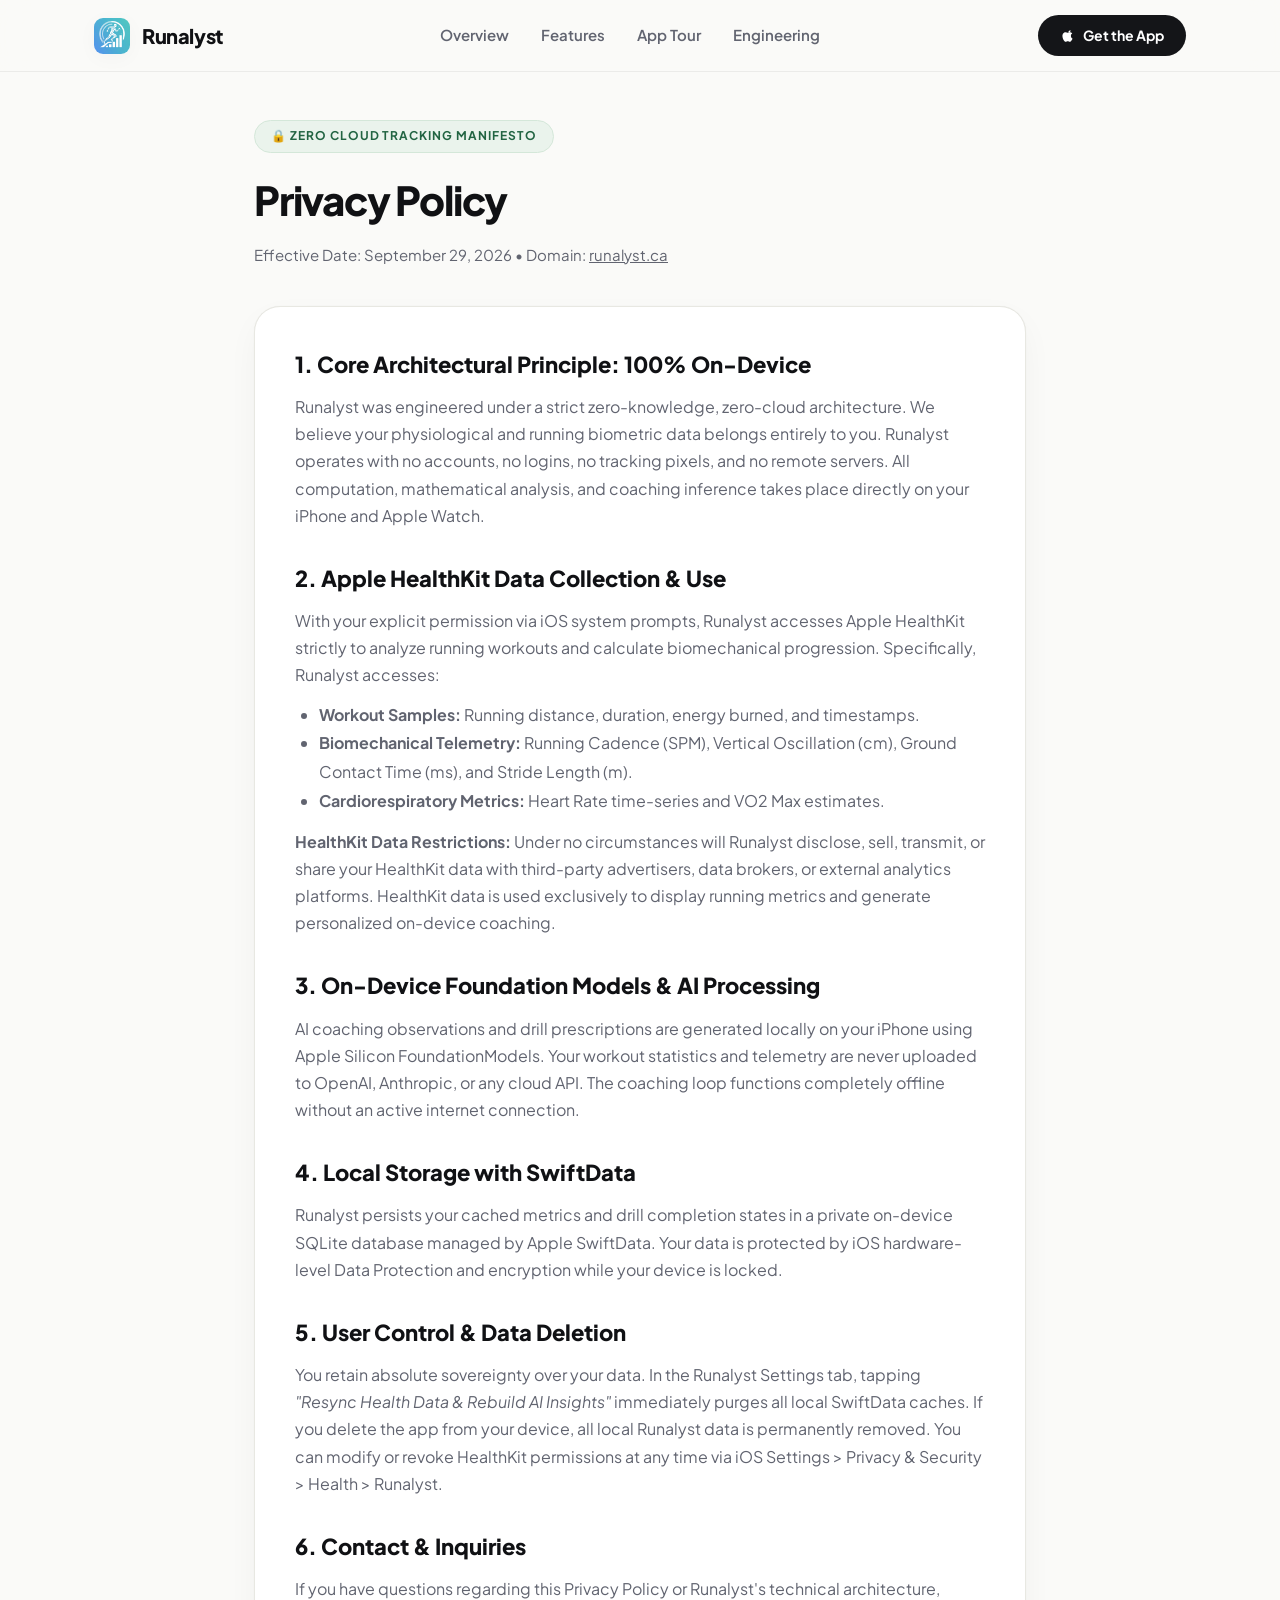
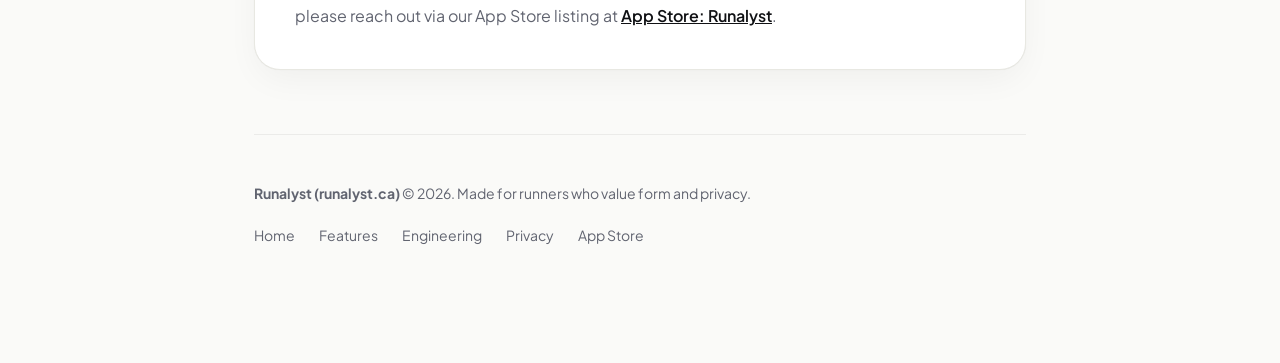
<file: website/privacy.html>
<!DOCTYPE html>
<html lang="en">
<head>
  <meta charset="UTF-8">
  <meta name="viewport" content="width=device-width, initial-scale=1.0">
  <title>Privacy Policy — Runalyst</title>
  <meta name="description" content="Runalyst is built with an absolute privacy-first architecture. 100% on-device HealthKit processing, zero third-party tracking, and zero cloud servers.">
  <link rel="canonical" href="https://runalyst.ca/privacy.html">
  <meta name="robots" content="index, follow">
  
  <meta property="og:type" content="website">
  <meta property="og:url" content="https://runalyst.ca/privacy.html">
  <meta property="og:title" content="Privacy Policy — Runalyst">
  <meta property="og:description" content="100% on-device HealthKit processing, zero third-party tracking, and zero cloud servers.">
  <meta property="og:image" content="https://runalyst.ca/assets/images/og_preview.png">

  <meta name="theme-color" content="#fafaf8">
  <link rel="icon" type="image/png" href="favicon.png">
  <link rel="apple-touch-icon" href="assets/images/app_icon.png">
  <link rel="stylesheet" href="styles.css?v=2.3.0">
</head>
<body>

  <!-- ====================================================================
       SITE HEADER
       ==================================================================== -->
  <header class="site-header">
    <div class="container header-inner">
      <a href="index.html" class="brand-wrap">
        <img src="assets/images/app_icon.png" alt="Runalyst Icon" class="brand-icon">
        <span class="brand-name">Runalyst</span>
      </a>

      <nav aria-label="Main Navigation">
        <ul class="nav-links">
          <li><a href="index.html#hero" class="nav-link">Overview</a></li>
          <li><a href="index.html#features" class="nav-link">Features</a></li>
          <li><a href="index.html#showcase" class="nav-link">App Tour</a></li>
          <li><a href="index.html#engineering" class="nav-link">Engineering</a></li>
        </ul>
      </nav>

      <div class="header-action-group">
        <a href="https://apps.apple.com/ca/app/runalyst/id6801875079" target="_blank" rel="noopener noreferrer" class="btn-dark-pill">
          <svg width="15" height="15" viewBox="0 0 24 24" fill="currentColor">
            <path d="M18.71 19.5c-.83 1.24-1.71 2.45-3.05 2.47-1.34.03-1.77-.79-3.29-.79-1.53 0-2 .77-3.27.82-1.31.05-2.3-1.32-3.14-2.53C4.25 17 2.94 12.45 4.7 9.39c.87-1.52 2.43-2.48 4.12-2.51 1.28-.02 2.5.87 3.29.87.78 0 2.26-1.07 3.81-.91.65.03 2.47.26 3.64 1.98-.09.06-2.17 1.28-2.15 3.81.03 3.02 2.65 4.03 2.68 4.04-.03.07-.42 1.44-1.38 2.83M15.97 6.37c.62-.75 1.04-1.8 0.93-2.85-.9.04-2 0.6-2.65 1.35-.58.66-1.09 1.73-.95 2.76 1.01.08 2.05-.51 2.67-1.26z"/>
          </svg>
          Get the App
        </a>
        <button class="mobile-menu-toggle" id="mobile-toggle" aria-label="Toggle navigation menu" aria-expanded="false">
          <span class="hamburger-bar"></span>
          <span class="hamburger-bar"></span>
          <span class="hamburger-bar"></span>
        </button>
      </div>
    </div>
  </header>

  <!-- Mobile Drawer -->
  <div class="mobile-nav-drawer" id="mobile-drawer" aria-hidden="true">
    <div class="mobile-drawer-content">
      <ul class="mobile-nav-links">
        <li><a href="index.html#hero" class="mobile-nav-link">Overview</a></li>
        <li><a href="index.html#features" class="mobile-nav-link">Features</a></li>
        <li><a href="index.html#showcase" class="mobile-nav-link">App Tour</a></li>
        <li><a href="index.html#engineering" class="mobile-nav-link">Engineering</a></li>
        <li><a href="privacy.html" class="mobile-nav-link">Privacy Policy</a></li>
        <li class="mobile-drawer-cta">
          <a href="https://apps.apple.com/ca/app/runalyst/id6801875079" target="_blank" rel="noopener noreferrer" class="btn-dark-pill" style="width: 100%; justify-content: center;">
            Get the App
          </a>
        </li>
      </ul>
    </div>
  </div>

  <main class="container" style="max-width: 820px; padding-top: 48px; padding-bottom: 80px;">
    <article class="privacy-content">
      <div class="hero-tag" style="margin-bottom: 16px;">
        <span>🔒 Zero Cloud Tracking Manifesto</span>
      </div>

      <h1 style="font-size: 40px; font-weight: 800; letter-spacing: -0.03em; margin-bottom: 12px; color: var(--text-heading);">
        Privacy Policy
      </h1>
      
      <p style="font-size: 15px; color: var(--text-muted); margin-bottom: 40px;">
        Effective Date: September 29, 2026 &bull; Domain: <a href="https://runalyst.ca" style="color: inherit; text-decoration: underline;">runalyst.ca</a>
      </p>

      <div class="privacy-section-card" style="background: var(--bg-card); border-radius: var(--radius-card); padding: 40px; border: 1px solid var(--border-card); box-shadow: var(--shadow-card); display: flex; flex-direction: column; gap: 32px;">
        
        <section>
          <h2 style="font-size: 22px; font-weight: 800; color: var(--text-heading); margin-bottom: 12px;">
            1. Core Architectural Principle: 100% On-Device
          </h2>
          <p style="color: var(--text-muted); line-height: 1.7;">
            Runalyst was engineered under a strict zero-knowledge, zero-cloud architecture. We believe your physiological and running biometric data belongs entirely to you. Runalyst operates with no accounts, no logins, no tracking pixels, and no remote servers. All computation, mathematical analysis, and coaching inference takes place directly on your iPhone and Apple Watch.
          </p>
        </section>

        <section>
          <h2 style="font-size: 22px; font-weight: 800; color: var(--text-heading); margin-bottom: 12px;">
            2. Apple HealthKit Data Collection &amp; Use
          </h2>
          <p style="color: var(--text-muted); line-height: 1.7; margin-bottom: 12px;">
            With your explicit permission via iOS system prompts, Runalyst accesses Apple HealthKit strictly to analyze running workouts and calculate biomechanical progression. Specifically, Runalyst accesses:
          </p>
          <ul style="color: var(--text-muted); line-height: 1.8; padding-left: 24px;">
            <li><strong>Workout Samples:</strong> Running distance, duration, energy burned, and timestamps.</li>
            <li><strong>Biomechanical Telemetry:</strong> Running Cadence (SPM), Vertical Oscillation (cm), Ground Contact Time (ms), and Stride Length (m).</li>
            <li><strong>Cardiorespiratory Metrics:</strong> Heart Rate time-series and VO2 Max estimates.</li>
          </ul>
          <p style="color: var(--text-muted); line-height: 1.7; margin-top: 12px;">
            <strong>HealthKit Data Restrictions:</strong> Under no circumstances will Runalyst disclose, sell, transmit, or share your HealthKit data with third-party advertisers, data brokers, or external analytics platforms. HealthKit data is used exclusively to display running metrics and generate personalized on-device coaching.
          </p>
        </section>

        <section>
          <h2 style="font-size: 22px; font-weight: 800; color: var(--text-heading); margin-bottom: 12px;">
            3. On-Device Foundation Models &amp; AI Processing
          </h2>
          <p style="color: var(--text-muted); line-height: 1.7;">
            AI coaching observations and drill prescriptions are generated locally on your iPhone using Apple Silicon FoundationModels. Your workout statistics and telemetry are never uploaded to OpenAI, Anthropic, or any cloud API. The coaching loop functions completely offline without an active internet connection.
          </p>
        </section>

        <section>
          <h2 style="font-size: 22px; font-weight: 800; color: var(--text-heading); margin-bottom: 12px;">
            4. Local Storage with SwiftData
          </h2>
          <p style="color: var(--text-muted); line-height: 1.7;">
            Runalyst persists your cached metrics and drill completion states in a private on-device SQLite database managed by Apple SwiftData. Your data is protected by iOS hardware-level Data Protection and encryption while your device is locked.
          </p>
        </section>

        <section>
          <h2 style="font-size: 22px; font-weight: 800; color: var(--text-heading); margin-bottom: 12px;">
            5. User Control &amp; Data Deletion
          </h2>
          <p style="color: var(--text-muted); line-height: 1.7;">
            You retain absolute sovereignty over your data. In the Runalyst Settings tab, tapping <em>"Resync Health Data &amp; Rebuild AI Insights"</em> immediately purges all local SwiftData caches. If you delete the app from your device, all local Runalyst data is permanently removed. You can modify or revoke HealthKit permissions at any time via iOS Settings &gt; Privacy &amp; Security &gt; Health &gt; Runalyst.
          </p>
        </section>

        <section>
          <h2 style="font-size: 22px; font-weight: 800; color: var(--text-heading); margin-bottom: 12px;">
            6. Contact &amp; Inquiries
          </h2>
          <p style="color: var(--text-muted); line-height: 1.7;">
            If you have questions regarding this Privacy Policy or Runalyst's technical architecture, please reach out via our App Store listing at <a href="https://apps.apple.com/ca/app/runalyst/id6801875079" target="_blank" rel="noopener noreferrer" style="color: var(--text-heading); font-weight: 600; text-decoration: underline;">App Store: Runalyst</a>.
          </p>
        </section>

      </div>
    </article>

    <footer class="site-footer" style="margin-top: 64px;">
      <div class="footer-inner">
        <div>
          <strong>Runalyst (runalyst.ca)</strong> &copy; 2026. Made for runners who value form and privacy.
        </div>
        <ul class="footer-nav">
          <li><a href="index.html#hero">Home</a></li>
          <li><a href="index.html#features">Features</a></li>
          <li><a href="index.html#engineering">Engineering</a></li>
          <li><a href="privacy.html">Privacy</a></li>
          <li><a href="https://apps.apple.com/ca/app/runalyst/id6801875079" target="_blank" rel="noopener noreferrer">App Store</a></li>
        </ul>
      </div>
    </footer>
  </main>

  <script src="app.js"></script>
</body>
</html>
</file>
<file: website/styles.css>
/* ==========================================================================
   RUNALYST — Clean Minimalist Landing Page (White, Off-White, Soft Pastels)
   Domain: runalyst.ca
   Aesthetic: Warm Off-White Canvas, Clean Matte Accents, App-Centric Showcase
   NO PURPLE, NO BLUE HUES
   ========================================================================== */

@import url('https://fonts.googleapis.com/css2?family=Plus+Jakarta+Sans:wght@400;500;600;700;800&family=JetBrains+Mono:wght@500;700&display=swap');

:root {
  /* Warm Clean White & Off-White Canvas */
  --bg-page: #fafaf8;
  --bg-card: #ffffff;
  --bg-card-subtle: #f5f5f1;
  --bg-card-hover: #fcfcfb;
  --bg-card-inner: #f0f0eb;

  /* Tasteful Warm Pastels (Zero Purple, Zero Blue) */
  --pastel-sage-bg: #eaf3ec;
  --pastel-sage-text: #226442;
  --pastel-sage-border: #d4e7d9;

  --pastel-peach-bg: #fdf2e9;
  --pastel-peach-text: #9a4c14;
  --pastel-peach-border: #fae0cd;

  --pastel-sand-bg: #f5f2ea;
  --pastel-sand-text: #6b5f4d;
  --pastel-sand-border: #e9e3d5;

  --pastel-mint-bg: #ebf6ef;
  --pastel-mint-text: #1b6d3e;
  --pastel-mint-border: #d2ecdc;

  --pastel-coral-bg: #fdeeee;
  --pastel-coral-text: #a83232;
  --pastel-coral-border: #f9d8d8;

  /* Typography Colors */
  --text-main: #141518;
  --text-heading: #101114;
  --text-muted: #616470;
  --text-subtle: #8e929f;

  /* Clean Matte Black / Dark Graphite Primary Actions */
  --btn-dark-bg: #141518;
  --btn-dark-hover: #27282d;
  --btn-dark-text: #ffffff;

  /* Borders & Hairlines */
  --border-subtle: rgba(0, 0, 0, 0.06);
  --border-card: #e8e8e2;
  --border-active: #141518;

  /* Typography */
  --font-main: 'Plus Jakarta Sans', -apple-system, BlinkMacSystemFont, "Segoe UI", Roboto, sans-serif;
  --font-mono: 'JetBrains Mono', monospace;

  /* Radii & Shadows */
  --radius-pill: 9999px;
  --radius-card: 26px;
  --radius-md: 16px;
  --radius-sm: 10px;

  --shadow-subtle: 0 4px 20px rgba(0, 0, 0, 0.03);
  --shadow-card: 0 12px 35px -5px rgba(0, 0, 0, 0.05), 0 0 1px rgba(0, 0, 0, 0.08);
  --shadow-phone: 0 25px 60px -15px rgba(20, 21, 24, 0.18), 0 0 0 1px rgba(0, 0, 0, 0.08);

  --transition: all 0.2s cubic-bezier(0.16, 1, 0.3, 1);
}

*, *::before, *::after {
  box-sizing: border-box;
  margin: 0;
  padding: 0;
}

html {
  scroll-behavior: smooth;
}

body {
  background-color: var(--bg-page);
  color: var(--text-main);
  font-family: var(--font-main);
  line-height: 1.55;
  -webkit-font-smoothing: antialiased;
  -moz-osx-font-smoothing: grayscale;
  overflow-x: hidden;
}

.container {
  max-width: 1140px;
  margin: 0 auto;
  padding: 0 24px;
}

/* ==========================================================================
   Header & Navigation
   ========================================================================== */
.site-header {
  position: sticky;
  top: 0;
  left: 0;
  right: 0;
  height: 72px;
  background: rgba(250, 250, 248, 0.88);
  backdrop-filter: blur(16px);
  -webkit-backdrop-filter: blur(16px);
  border-bottom: 1px solid var(--border-subtle);
  z-index: 100;
  display: flex;
  align-items: center;
}

.header-inner {
  display: flex;
  align-items: center;
  justify-content: space-between;
  width: 100%;
}

.brand-wrap {
  display: flex;
  align-items: center;
  gap: 12px;
  text-decoration: none;
  color: var(--text-heading);
}

.brand-icon {
  width: 36px;
  height: 36px;
  border-radius: 9px;
  object-fit: cover;
  box-shadow: var(--shadow-subtle);
}

.brand-name {
  font-size: 20px;
  font-weight: 800;
  letter-spacing: -0.02em;
  color: var(--text-heading);
}

.nav-links {
  display: flex;
  align-items: center;
  gap: 32px;
  list-style: none;
}

.nav-link {
  text-decoration: none;
  font-size: 15px;
  font-weight: 600;
  color: var(--text-muted);
  transition: var(--transition);
  position: relative;
  padding: 6px 0;
}

.nav-link:hover {
  color: var(--text-heading);
}

.nav-link.active {
  color: var(--text-heading);
  font-weight: 700;
}

.nav-link.active::after {
  content: '';
  position: absolute;
  bottom: 0;
  left: 0;
  right: 0;
  height: 2px;
  background: var(--text-heading);
  border-radius: 2px;
}

.header-action-group {
  display: flex;
  align-items: center;
  gap: 12px;
}

.mobile-menu-toggle {
  display: none;
  background: transparent;
  border: 1px solid var(--border-card);
  width: 40px;
  height: 40px;
  border-radius: var(--radius-sm);
  cursor: pointer;
  padding: 8px;
  flex-direction: column;
  justify-content: space-around;
  align-items: center;
  transition: var(--transition);
}

.mobile-menu-toggle:hover {
  background: var(--bg-card-subtle);
}

.hamburger-bar {
  display: block;
  width: 20px;
  height: 2px;
  background: var(--text-heading);
  border-radius: 2px;
  transition: transform 0.25s ease, opacity 0.25s ease;
}

.mobile-menu-toggle.is-active .hamburger-bar:nth-child(1) {
  transform: translateY(6px) rotate(45deg);
}

.mobile-menu-toggle.is-active .hamburger-bar:nth-child(2) {
  opacity: 0;
}

.mobile-menu-toggle.is-active .hamburger-bar:nth-child(3) {
  transform: translateY(-6px) rotate(-45deg);
}

/* Mobile Nav Drawer */
.mobile-nav-drawer {
  position: fixed;
  top: 72px;
  left: 0;
  right: 0;
  background: rgba(250, 250, 248, 0.98);
  backdrop-filter: blur(20px);
  -webkit-backdrop-filter: blur(20px);
  border-bottom: 1px solid var(--border-card);
  box-shadow: var(--shadow-card);
  padding: 24px;
  transform: translateY(-100%);
  opacity: 0;
  pointer-events: none;
  transition: transform 0.3s cubic-bezier(0.16, 1, 0.3, 1), opacity 0.3s cubic-bezier(0.16, 1, 0.3, 1);
  z-index: 99;
}

.mobile-nav-drawer.is-open {
  transform: translateY(0);
  opacity: 1;
  pointer-events: auto;
}

.mobile-nav-links {
  list-style: none;
  display: flex;
  flex-direction: column;
  gap: 12px;
}

.mobile-nav-link {
  text-decoration: none;
  font-size: 16px;
  font-weight: 700;
  color: var(--text-heading);
  padding: 10px 14px;
  border-radius: var(--radius-sm);
  display: block;
  transition: var(--transition);
}

.mobile-nav-link:hover,
.mobile-nav-link.active {
  background: var(--pastel-sand-bg);
  color: var(--pastel-sand-text);
}

.mobile-drawer-cta {
  margin-top: 8px;
  padding-top: 16px;
  border-top: 1px solid var(--border-subtle);
}

.btn-dark-pill {
  background: var(--btn-dark-bg);
  color: var(--btn-dark-text);
  font-size: 14px;
  font-weight: 700;
  padding: 10px 22px;
  border-radius: var(--radius-pill);
  text-decoration: none;
  display: inline-flex;
  align-items: center;
  gap: 8px;
  transition: var(--transition);
  border: none;
  cursor: pointer;
}

.btn-dark-pill:hover {
  background: var(--btn-dark-hover);
  transform: translateY(-1px);
}

.btn-outline-pill {
  background: var(--bg-card);
  color: var(--text-heading);
  font-size: 14px;
  font-weight: 600;
  padding: 10px 22px;
  border-radius: var(--radius-pill);
  text-decoration: none;
  display: inline-flex;
  align-items: center;
  gap: 8px;
  border: 1px solid var(--border-card);
  transition: var(--transition);
}

.btn-outline-pill:hover {
  background: var(--bg-card-subtle);
  border-color: #dcdcd6;
  transform: translateY(-1px);
}

/* ==========================================================================
   Hero Section (The App is the Central Focus)
   ========================================================================== */
.hero-section {
  padding: 70px 0 60px;
  text-align: center;
}

.hero-tag {
  display: inline-flex;
  align-items: center;
  gap: 8px;
  padding: 6px 16px;
  border-radius: var(--radius-pill);
  background: var(--pastel-sage-bg);
  color: var(--pastel-sage-text);
  border: 1px solid var(--pastel-sage-border);
  font-size: 12px;
  font-weight: 700;
  letter-spacing: 0.08em;
  text-transform: uppercase;
  margin-bottom: 24px;
}

.hero-title {
  font-size: clamp(40px, 5.8vw, 68px);
  line-height: 1.08;
  font-weight: 800;
  letter-spacing: -0.035em;
  color: var(--text-heading);
  max-width: 820px;
  margin: 0 auto 20px;
}

.hero-subtitle {
  font-size: 19px;
  line-height: 1.55;
  color: var(--text-muted);
  max-width: 580px;
  margin: 0 auto 36px;
  font-weight: 500;
}

.hero-cta-row {
  display: flex;
  align-items: center;
  justify-content: center;
  gap: 16px;
  margin-bottom: 56px;
  flex-wrap: wrap;
}

/* App Hero Showcase (Prominent, Central, High Fidelity) */
.hero-app-stage {
  position: relative;
  max-width: 880px;
  margin: 0 auto;
  display: flex;
  justify-content: center;
  align-items: center;
}

.phone-device-wrap {
  position: relative;
  width: 320px;
  height: 670px;
  background: #111215;
  border-radius: 50px;
  padding: 10px;
  box-shadow: var(--shadow-phone);
  border: 3px solid #23252a;
  z-index: 2;
}

.phone-inner-screen {
  width: 100%;
  height: 100%;
  border-radius: 40px;
  overflow: hidden;
  background: #000000;
  position: relative;
}

.phone-screen-video {
  width: 100%;
  height: 100%;
  object-fit: cover;
  display: block;
}

/* Floating Pastel Context Chips flanking the app */
.floating-chip {
  position: absolute;
  background: var(--bg-card);
  border: 1px solid var(--border-card);
  box-shadow: var(--shadow-card);
  border-radius: var(--radius-md);
  padding: 14px 18px;
  z-index: 3;
  display: flex;
  align-items: center;
  gap: 12px;
  text-align: left;
}

.chip-left {
  left: 20px;
  top: 35%;
}

.chip-right {
  right: 20px;
  top: 55%;
}

.chip-icon-box {
  width: 36px;
  height: 36px;
  border-radius: 10px;
  display: flex;
  align-items: center;
  justify-content: center;
  font-size: 16px;
}

.chip-label {
  font-size: 11px;
  font-weight: 700;
  text-transform: uppercase;
  color: var(--text-subtle);
}

.chip-value {
  font-size: 15px;
  font-weight: 800;
  color: var(--text-heading);
  font-family: var(--font-mono);
}

/* ==========================================================================
   Metrics Ribbon (Soft Pastel Cards)
   ========================================================================== */
.ribbon-grid {
  display: grid;
  grid-template-columns: repeat(4, 1fr);
  gap: 18px;
  margin: 60px 0 90px;
}

.ribbon-box {
  border-radius: var(--radius-card);
  padding: 28px 24px;
  border: 1px solid transparent;
  display: flex;
  flex-direction: column;
  gap: 6px;
}

.ribbon-sage {
  background: var(--pastel-sage-bg);
  border-color: var(--pastel-sage-border);
}

.ribbon-peach {
  background: var(--pastel-peach-bg);
  border-color: var(--pastel-peach-border);
}

.ribbon-sand {
  background: var(--pastel-sand-bg);
  border-color: var(--pastel-sand-border);
}

.ribbon-mint {
  background: var(--pastel-mint-bg);
  border-color: var(--pastel-mint-border);
}

.ribbon-num {
  font-size: 34px;
  font-weight: 800;
  letter-spacing: -0.03em;
  color: var(--text-heading);
}

.ribbon-caption {
  font-size: 14px;
  line-height: 1.45;
  color: var(--text-muted);
}

/* ==========================================================================
   Section Headers
   ========================================================================== */
.section {
  padding: 80px 0;
}

.section-head {
  text-align: center;
  max-width: 620px;
  margin: 0 auto 52px;
}

.section-badge {
  font-size: 12px;
  font-weight: 800;
  letter-spacing: 0.1em;
  text-transform: uppercase;
  color: var(--text-muted);
  margin-bottom: 12px;
  display: inline-block;
}

.section-title {
  font-size: clamp(30px, 4vw, 44px);
  font-weight: 800;
  letter-spacing: -0.03em;
  color: var(--text-heading);
  line-height: 1.15;
  margin-bottom: 14px;
}

.section-desc {
  font-size: 17px;
  color: var(--text-muted);
  line-height: 1.6;
}

/* ==========================================================================
   Clean Feature Cards Grid
   ========================================================================== */
.cards-grid {
  display: grid;
  grid-template-columns: repeat(4, 1fr);
  gap: 24px;
}

@media (max-width: 1024px) {
  .cards-grid {
    grid-template-columns: repeat(2, 1fr);
  }
}

@media (max-width: 600px) {
  .cards-grid {
    grid-template-columns: 1fr;
  }
}

.clean-card {
  background: var(--bg-card);
  border-radius: var(--radius-card);
  padding: 36px 30px;
  border: 1px solid var(--border-card);
  box-shadow: var(--shadow-card);
  display: flex;
  flex-direction: column;
  justify-content: space-between;
  transition: var(--transition);
}

.clean-card:hover {
  transform: translateY(-3px);
  box-shadow: 0 16px 40px rgba(0, 0, 0, 0.06);
}

.card-icon {
  width: 48px;
  height: 48px;
  border-radius: 14px;
  display: flex;
  align-items: center;
  justify-content: center;
  font-size: 20px;
  margin-bottom: 24px;
}

.clean-card h3 {
  font-size: 20px;
  font-weight: 800;
  letter-spacing: -0.02em;
  color: var(--text-heading);
  margin-bottom: 10px;
}

.clean-card p {
  font-size: 15px;
  color: var(--text-muted);
  line-height: 1.6;
}

/* ==========================================================================
   App Store Showcase (Clean Off-White Tabs & Cards)
   ========================================================================== */
.showcase-stage-wrap {
  display: flex;
  flex-direction: column;
  gap: 32px;
}

.showcase-tab-bar {
  display: flex;
  justify-content: center;
  gap: 8px;
  flex-wrap: wrap;
}

.tab-pill {
  padding: 9px 20px;
  border-radius: var(--radius-pill);
  background: var(--bg-card);
  border: 1px solid var(--border-card);
  font-size: 14px;
  font-weight: 700;
  color: var(--text-muted);
  cursor: pointer;
  transition: var(--transition);
}

.tab-pill:hover {
  color: var(--text-heading);
  border-color: #d5d5ce;
}

.tab-pill.active {
  background: var(--btn-dark-bg);
  color: #ffffff;
  border-color: var(--btn-dark-bg);
}

.showcase-display-card {
  background: var(--bg-card);
  border-radius: var(--radius-card);
  padding: 48px;
  border: 1px solid var(--border-card);
  box-shadow: var(--shadow-card);
  display: grid;
  grid-template-columns: 0.9fr 1.1fr;
  gap: 48px;
  align-items: center;
}

.showcase-card-img {
  max-width: 100%;
  max-height: 520px;
  border-radius: 20px;
  box-shadow: 0 16px 36px rgba(0, 0, 0, 0.08);
  display: block;
  margin: 0 auto;
  transition: opacity 0.22s cubic-bezier(0.16, 1, 0.3, 1), transform 0.22s cubic-bezier(0.16, 1, 0.3, 1);
  will-change: opacity, transform;
}

.showcase-info-col {
  display: flex;
  flex-direction: column;
  gap: 16px;
}

.showcase-badge {
  font-size: 12px;
  font-weight: 800;
  letter-spacing: 0.08em;
  color: var(--text-muted);
  text-transform: uppercase;
}

.showcase-info-col h3 {
  font-size: 28px;
  font-weight: 800;
  letter-spacing: -0.03em;
  color: var(--text-heading);
}

.showcase-info-col p {
  font-size: 16px;
  color: var(--text-muted);
  line-height: 1.6;
}

.showcase-list {
  list-style: none;
  display: flex;
  flex-direction: column;
  gap: 10px;
  margin-top: 8px;
}

.showcase-list li {
  display: flex;
  align-items: flex-start;
  gap: 10px;
  font-size: 15px;
  color: var(--text-main);
  font-weight: 500;
}

.showcase-list svg {
  color: var(--pastel-sage-text);
  flex-shrink: 0;
  margin-top: 3px;
}


/* ==========================================================================
   Engineering & Architecture Deep Dive
   ========================================================================== */
.eng-grid {
  display: grid;
  grid-template-columns: 1fr 1fr;
  gap: 28px;
  margin-bottom: 48px;
}

.eng-card {
  background: var(--bg-card);
  border: 1px solid var(--border-card);
  border-radius: var(--radius-card);
  padding: 36px;
  box-shadow: var(--shadow-card);
  display: flex;
  flex-direction: column;
  transition: var(--transition);
}

.eng-card:hover {
  box-shadow: 0 12px 28px rgba(0, 0, 0, 0.04);
}

.eng-card-top {
  display: flex;
  justify-content: space-between;
  align-items: center;
  margin-bottom: 18px;
}

.eng-step-num {
  font-family: var(--font-mono);
  font-size: 13px;
  font-weight: 700;
  color: var(--text-subtle);
}

.eng-tag {
  font-size: 11px;
  font-weight: 800;
  padding: 4px 12px;
  border-radius: var(--radius-pill);
  text-transform: uppercase;
  letter-spacing: 0.03em;
  font-family: var(--font-mono);
}

.eng-tag.pastel-sage {
  background: var(--pastel-sage-bg);
  color: var(--pastel-sage-text);
  border: 1px solid var(--pastel-sage-border);
}

.eng-tag.pastel-peach {
  background: var(--pastel-peach-bg);
  color: var(--pastel-peach-text);
  border: 1px solid var(--pastel-peach-border);
}

.eng-tag.pastel-sand {
  background: var(--pastel-sand-bg);
  color: var(--pastel-sand-text);
  border: 1px solid var(--pastel-sand-border);
}

.eng-tag.pastel-coral {
  background: var(--pastel-coral-bg);
  color: var(--pastel-coral-text);
  border: 1px solid var(--pastel-coral-border);
}

.eng-title {
  font-size: 22px;
  font-weight: 800;
  letter-spacing: -0.01em;
  color: var(--text-heading);
  margin-bottom: 14px;
}

.eng-summary {
  font-size: 14px;
  color: var(--text-muted);
  line-height: 1.6;
  margin-bottom: 20px;
}

.eng-callout {
  background: var(--bg-card-subtle);
  border-radius: var(--radius-md);
  padding: 20px;
  border: 1px solid var(--border-card);
  margin-top: auto;
}

.eng-callout-title {
  font-size: 12px;
  font-weight: 800;
  text-transform: uppercase;
  letter-spacing: 0.04em;
  color: var(--text-heading);
  margin-bottom: 12px;
}

.eng-bullet-list {
  list-style: none;
  display: flex;
  flex-direction: column;
  gap: 12px;
  font-size: 13px;
  color: var(--text-muted);
  line-height: 1.55;
  padding: 0;
}

.eng-bullet-list strong {
  color: var(--text-heading);
}

.eng-pills-row {
  display: flex;
  flex-wrap: wrap;
  gap: 6px;
  margin-top: 8px;
}

.eng-mini-pill {
  font-family: var(--font-mono);
  font-size: 11px;
  background: var(--bg-card);
  border: 1px solid var(--border-card);
  padding: 3px 8px;
  border-radius: 6px;
  color: var(--text-heading);
  font-weight: 600;
}

.eng-code {
  font-family: var(--font-mono);
  background: var(--bg-card-inner);
  padding: 2px 6px;
  border-radius: 4px;
  font-size: 12px;
  color: var(--text-heading);
}

.eng-code-block {
  font-family: var(--font-mono);
  font-size: 12px;
  background: var(--bg-card);
  border: 1px solid var(--border-card);
  border-radius: 8px;
  padding: 14px;
  color: var(--text-main);
  line-height: 1.6;
  white-space: pre-wrap;
  overflow-x: auto;
}

.eng-safety-highlight {
  background: var(--bg-card);
  border: 1px solid var(--border-card);
  border-left: 4px solid #14b8a6;
  border-radius: 8px;
  padding: 14px 16px;
  margin: 12px 0;
  display: flex;
  gap: 12px;
  align-items: flex-start;
}

.eng-safety-icon {
  font-size: 20px;
  line-height: 1;
  flex-shrink: 0;
}

.eng-safety-text {
  font-size: 13px;
  color: var(--text-main);
  line-height: 1.55;
}

.token-kw { color: #8a3b14; font-weight: 700; }
.token-str { color: #1b6d3e; }
.token-num { color: #9a4c14; }
.token-comment { color: var(--text-subtle); font-style: italic; }

.eng-desc-sm {
  font-size: 13px;
  color: var(--text-muted);
  line-height: 1.55;
  margin: 0;
}

/* ==========================================================================
   BIOMECHANICAL TRIAGE (Why We Focus on Those Metrics)
   ========================================================================== */
.biomechanics-callout-card {
  background: var(--bg-card);
  border: 1px solid var(--border-card);
  border-radius: var(--radius-card);
  padding: 40px;
  box-shadow: var(--shadow-card);
  margin-bottom: 32px;
}

.biomechanics-header {
  text-align: center;
  max-width: 760px;
  margin: 0 auto 32px auto;
}

.biomechanics-title {
  font-size: 26px;
  font-weight: 800;
  letter-spacing: -0.02em;
  color: var(--text-heading);
  margin-top: 14px;
  margin-bottom: 12px;
}

.biomechanics-subtitle {
  font-size: 15px;
  color: var(--text-muted);
  line-height: 1.6;
}

/* Formula Box */
.biomechanics-formula-display {
  background: var(--bg-card-subtle);
  border: 1px solid var(--border-card);
  border-radius: var(--radius-md);
  padding: 24px 20px;
  margin-bottom: 32px;
  text-align: center;
}

.formula-caption {
  font-family: var(--font-mono);
  font-size: 11px;
  font-weight: 800;
  letter-spacing: 0.08em;
  text-transform: uppercase;
  color: var(--pastel-coral-text);
  margin-bottom: 14px;
}

.formula-math-row {
  display: flex;
  align-items: center;
  justify-content: center;
  white-space: nowrap;
  overflow-x: auto;
  gap: 8px;
  font-family: var(--font-mono);
  font-size: 13px;
  line-height: 1.8;
  padding: 6px 4px;
}

.formula-group {
  display: inline-flex;
  align-items: center;
  white-space: nowrap;
  gap: 0;
}

.formula-term {
  font-weight: 700;
  padding: 4px 10px;
  border-radius: 6px;
  background: var(--bg-card);
  border: 1px solid var(--border-card);
  color: var(--text-heading);
}

.formula-term.formula-target {
  background: var(--pastel-coral-bg);
  color: var(--pastel-coral-text);
  border-color: var(--pastel-coral-border);
  font-weight: 800;
}

.formula-term.formula-part {
  background: var(--pastel-sand-bg);
  color: var(--pastel-sand-text);
  border-color: var(--pastel-sand-border);
}

.formula-symbol {
  font-weight: 800;
  color: var(--text-heading);
  font-size: 18px;
  padding: 0 4px;
}

.formula-bracket {
  color: var(--text-subtle);
  font-weight: 700;
}

/* 3 Pillars Grid */
.biomechanics-pillars-grid {
  display: grid;
  grid-template-columns: repeat(3, 1fr);
  gap: 20px;
  margin-bottom: 28px;
}

@media (max-width: 900px) {
  .biomechanics-pillars-grid {
    grid-template-columns: 1fr;
  }
}

.bio-pillar-card {
  background: var(--bg-card-subtle);
  border: 1px solid var(--border-card);
  border-radius: var(--radius-md);
  padding: 24px;
  display: flex;
  flex-direction: column;
}

.bio-pillar-num {
  font-family: var(--font-mono);
  font-size: 12px;
  font-weight: 800;
  color: var(--pastel-sand-text);
  background: var(--pastel-sand-bg);
  width: 26px;
  height: 26px;
  border-radius: 6px;
  display: flex;
  align-items: center;
  justify-content: center;
  margin-bottom: 14px;
}

.bio-pillar-title {
  font-size: 16px;
  font-weight: 800;
  color: var(--text-heading);
  margin-bottom: 10px;
}

.bio-pillar-body {
  font-size: 13px;
  color: var(--text-muted);
  line-height: 1.6;
  margin-bottom: 16px;
  flex-grow: 1;
}

.bio-pillar-metric {
  background: var(--bg-card);
  border: 1px solid var(--border-card);
  border-radius: 6px;
  padding: 8px 12px;
  display: flex;
  justify-content: space-between;
  align-items: center;
  font-size: 12px;
}

.metric-label {
  color: var(--text-subtle);
  font-weight: 500;
}

.metric-val {
  font-family: var(--font-mono);
  font-weight: 700;
  color: var(--text-heading);
}

/* Action Box */
.biomechanics-action-box {
  background: var(--pastel-sage-bg);
  border: 1px solid var(--pastel-sage-border);
  border-radius: var(--radius-md);
  padding: 20px 24px;
  display: flex;
  align-items: flex-start;
  gap: 16px;
}

.action-box-icon {
  font-size: 24px;
  line-height: 1;
  flex-shrink: 0;
  margin-top: 2px;
}

.action-box-text {
  font-size: 14px;
  color: var(--pastel-sage-text);
  line-height: 1.6;
}

.action-box-text strong {
  color: #16462c;
}

.action-box-text em {
  font-weight: 700;
  font-style: normal;
}

/* Comparison Ribbon */
.eng-comparison-wrap {
  background: var(--bg-card);
  border: 1px solid var(--border-card);
  border-radius: var(--radius-card);
  padding: 36px;
  box-shadow: var(--shadow-card);
}

.comparison-header h3 {
  font-size: 20px;
  font-weight: 800;
  letter-spacing: -0.01em;
  color: var(--text-heading);
  margin-bottom: 24px;
  text-align: center;
}

.comparison-table-wrap {
  overflow-x: auto;
}

.comparison-table {
  width: 100%;
  border-collapse: collapse;
  font-size: 14px;
  text-align: left;
}

.comparison-table th {
  background: var(--bg-card-subtle);
  padding: 14px 18px;
  font-weight: 700;
  font-size: 12px;
  text-transform: uppercase;
  letter-spacing: 0.04em;
  color: var(--text-heading);
  border-bottom: 1px solid var(--border-card);
}

.comparison-table td {
  padding: 16px 18px;
  border-bottom: 1px solid var(--border-card);
  color: var(--text-muted);
  vertical-align: top;
  line-height: 1.5;
}

.comparison-table tbody tr:last-child td {
  border-bottom: none;
}

.table-highlight {
  font-weight: 700;
  color: var(--pastel-sage-text);
  background: var(--pastel-sage-bg);
  padding: 3px 8px;
  border-radius: 4px;
  display: inline-block;
}

/* ==========================================================================
   Download CTA Card
   ========================================================================== */
.download-cta-card {
  background: var(--bg-card);
  border-radius: var(--radius-card);
  padding: 56px 32px;
  text-align: center;
  border: 1px solid var(--border-card);
  box-shadow: var(--shadow-card);
  max-width: 800px;
  margin: 0 auto;
}

.cta-app-icon {
  width: 72px;
  height: 72px;
  border-radius: 18px;
  box-shadow: 0 8px 24px rgba(0, 0, 0, 0.08);
  margin-bottom: 24px;
}

.cta-title {
  font-size: 32px;
  font-weight: 800;
  letter-spacing: -0.02em;
  color: var(--text-heading);
  margin-bottom: 12px;
}

.cta-subtitle {
  font-size: 16px;
  color: var(--text-muted);
  max-width: 520px;
  margin: 0 auto 28px;
  line-height: 1.55;
}

.cta-actions {
  display: flex;
  justify-content: center;
  margin-bottom: 24px;
}

.btn-large {
  padding: 14px 28px;
  font-size: 16px;
}

.cta-meta-row {
  display: flex;
  justify-content: center;
  align-items: center;
  flex-wrap: wrap;
  gap: 10px;
  font-size: 13px;
  color: var(--text-subtle);
  font-weight: 500;
}

.meta-dot {
  color: var(--border-card);
}

/* ==========================================================================
   Footer
   ========================================================================== */
.site-footer {
  padding: 48px 0 36px;
  border-top: 1px solid var(--border-subtle);
  font-size: 14px;
  color: var(--text-muted);
}

.footer-inner {
  display: flex;
  justify-content: space-between;
  align-items: center;
  flex-wrap: wrap;
  gap: 20px;
}

.footer-nav {
  display: flex;
  gap: 24px;
  list-style: none;
}

.footer-nav a {
  color: var(--text-muted);
  text-decoration: none;
  transition: var(--transition);
}

.footer-nav a:hover {
  color: var(--text-heading);
}

/* Responsive */
@media (max-width: 960px) {
  .ribbon-grid {
    grid-template-columns: repeat(2, 1fr);
  }

  .showcase-display-card {
    grid-template-columns: 1fr;
    padding: 32px;
  }

  .cards-grid,
  .eng-grid {
    grid-template-columns: 1fr;
  }

  .chip-left,
  .chip-right {
    display: none;
  }
}

@media (max-width: 640px) {
  .nav-links {
    display: none;
  }

  .mobile-menu-toggle {
    display: flex;
  }

  .hero-title {
    font-size: 38px;
  }

  .ribbon-grid {
    grid-template-columns: 1fr;
  }
}

/* ==========================================================================
   Scroll-Based Reveal Animations
   ========================================================================== */
.fade-in-section {
  opacity: 0;
  transform: translateY(24px);
  transition: opacity 0.65s cubic-bezier(0.16, 1, 0.3, 1), transform 0.65s cubic-bezier(0.16, 1, 0.3, 1);
  will-change: opacity, transform;
}

.fade-in-section.is-visible {
  opacity: 1;
  transform: translateY(0);
}

@media (prefers-reduced-motion: reduce) {
  .fade-in-section {
    opacity: 1 !important;
    transform: none !important;
    transition: none !important;
  }
}

/* ==========================================================================
   v2.3.0 Release Components & Kinematic Illustrations
   ========================================================================== */
.hero-version-pill {
  background: var(--btn-dark-bg);
  color: #ffffff;
  padding: 3px 9px;
  border-radius: var(--radius-pill);
  font-size: 11px;
  font-weight: 800;
  letter-spacing: 0.04em;
  margin-right: 4px;
}

.eng-card.span-2 {
  grid-column: span 2;
}

@media (max-width: 900px) {
  .eng-card.span-2 {
    grid-column: span 1;
  }
}

.illustration-comparison-grid {
  display: grid;
  grid-template-columns: 1fr 1fr;
  gap: 24px;
  margin-bottom: 28px;
}

@media (max-width: 800px) {
  .illustration-comparison-grid {
    grid-template-columns: 1fr;
  }
}

.illustration-card {
  background: var(--bg-card);
  border: 1px solid var(--border-card);
  border-radius: var(--radius-md);
  padding: 24px;
  display: flex;
  flex-direction: column;
  box-shadow: 0 4px 16px rgba(0, 0, 0, 0.02);
  transition: var(--transition);
}

.illustration-card:hover {
  transform: translateY(-2px);
  box-shadow: 0 8px 24px rgba(0, 0, 0, 0.05);
}

.illustration-card-header {
  display: flex;
  justify-content: space-between;
  align-items: center;
  margin-bottom: 16px;
}

.illustration-badge {
  font-size: 12px;
  font-weight: 800;
  padding: 4px 10px;
  border-radius: var(--radius-pill);
}

.illustration-badge.good {
  background: var(--pastel-sage-bg);
  color: var(--pastel-sage-text);
  border: 1px solid var(--pastel-sage-border);
}

.illustration-badge.overstride {
  background: var(--pastel-coral-bg);
  color: var(--pastel-coral-text);
  border: 1px solid var(--pastel-coral-border);
}

.illustration-img-wrap {
  width: 100%;
  margin-bottom: 20px;
  border-radius: var(--radius-sm);
  overflow: hidden;
  background: #f1f5f9;
  border: 1px solid var(--border-card);
  box-shadow: 0 2px 12px rgba(0, 0, 0, 0.03);
}

.illustration-img {
  width: 100%;
  height: auto;
  display: block;
}

.kinematic-svg-container {
  width: 100%;
  margin-bottom: 20px;
  border-radius: var(--radius-sm);
  overflow: hidden;
  background: #0b111e;
  border: 1px solid rgba(255, 255, 255, 0.06);
  box-shadow: 0 4px 16px rgba(0, 0, 0, 0.08);
}

.kinematic-svg {
  width: 100%;
  height: auto;
  display: block;
}

.kinematic-summary-box {
  background: var(--bg-card-subtle);
  border: 1px solid var(--border-card);
  border-radius: var(--radius-sm);
  padding: 16px 18px;
  margin-bottom: 20px;
  display: flex;
  flex-direction: column;
  gap: 10px;
}

.kinematic-summary-box.good {
  background: rgba(16, 185, 129, 0.06);
  border-color: rgba(16, 185, 129, 0.24);
}

.kinematic-summary-box.overstride {
  background: rgba(244, 63, 94, 0.06);
  border-color: rgba(244, 63, 94, 0.24);
}

.summary-stat-row {
  display: flex;
  justify-content: space-between;
  align-items: center;
  font-size: 13px;
  padding-bottom: 8px;
  border-bottom: 1px dashed var(--border-card);
}

.summary-stat-row:last-child {
  padding-bottom: 0;
  border-bottom: none;
}

.stat-k {
  color: var(--text-muted);
  font-weight: 500;
}

.stat-v {
  font-weight: 700;
  font-size: 12.5px;
}

.stat-v.good {
  color: var(--pastel-sage-text);
}

.stat-v.overstride {
  color: var(--pastel-coral-text);
}

.illustration-card-title {
  font-size: 17px;
  font-weight: 800;
  color: var(--text-heading);
  margin-bottom: 8px;
}

.illustration-points {
  list-style: none;
  display: flex;
  flex-direction: column;
  gap: 10px;
  margin-top: 8px;
}

.illustration-points li {
  display: flex;
  align-items: flex-start;
  gap: 8px;
  font-size: 13px;
  color: var(--text-muted);
  line-height: 1.5;
}

.illustration-points li strong {
  color: var(--text-heading);
}

.point-icon {
  font-weight: 800;
  flex-shrink: 0;
  margin-top: 1px;
}

.point-icon.good {
  color: var(--pastel-sage-text);
}

.point-icon.bad {
  color: var(--pastel-coral-text);
}

.cues-banner {
  background: var(--bg-card-subtle);
  border: 1px solid var(--border-card);
  border-radius: var(--radius-md);
  padding: 24px;
  margin-bottom: 28px;
}

.cues-title {
  font-size: 15px;
  font-weight: 800;
  color: var(--text-heading);
  margin-bottom: 14px;
  display: flex;
  align-items: center;
  gap: 8px;
}

.cues-grid {
  display: grid;
  grid-template-columns: repeat(4, 1fr);
  gap: 16px;
}

@media (max-width: 900px) {
  .cues-grid {
    grid-template-columns: 1fr 1fr;
  }
}

@media (max-width: 550px) {
  .cues-grid {
    grid-template-columns: 1fr;
  }
}

.cue-card {
  background: var(--bg-card);
  border: 1px solid var(--border-card);
  border-radius: var(--radius-sm);
  padding: 14px;
}

.cue-quote {
  font-size: 14px;
  font-weight: 800;
  color: var(--text-heading);
  margin-bottom: 4px;
}

.cue-body {
  font-size: 12px;
  color: var(--text-muted);
  line-height: 1.5;
}
</file>
